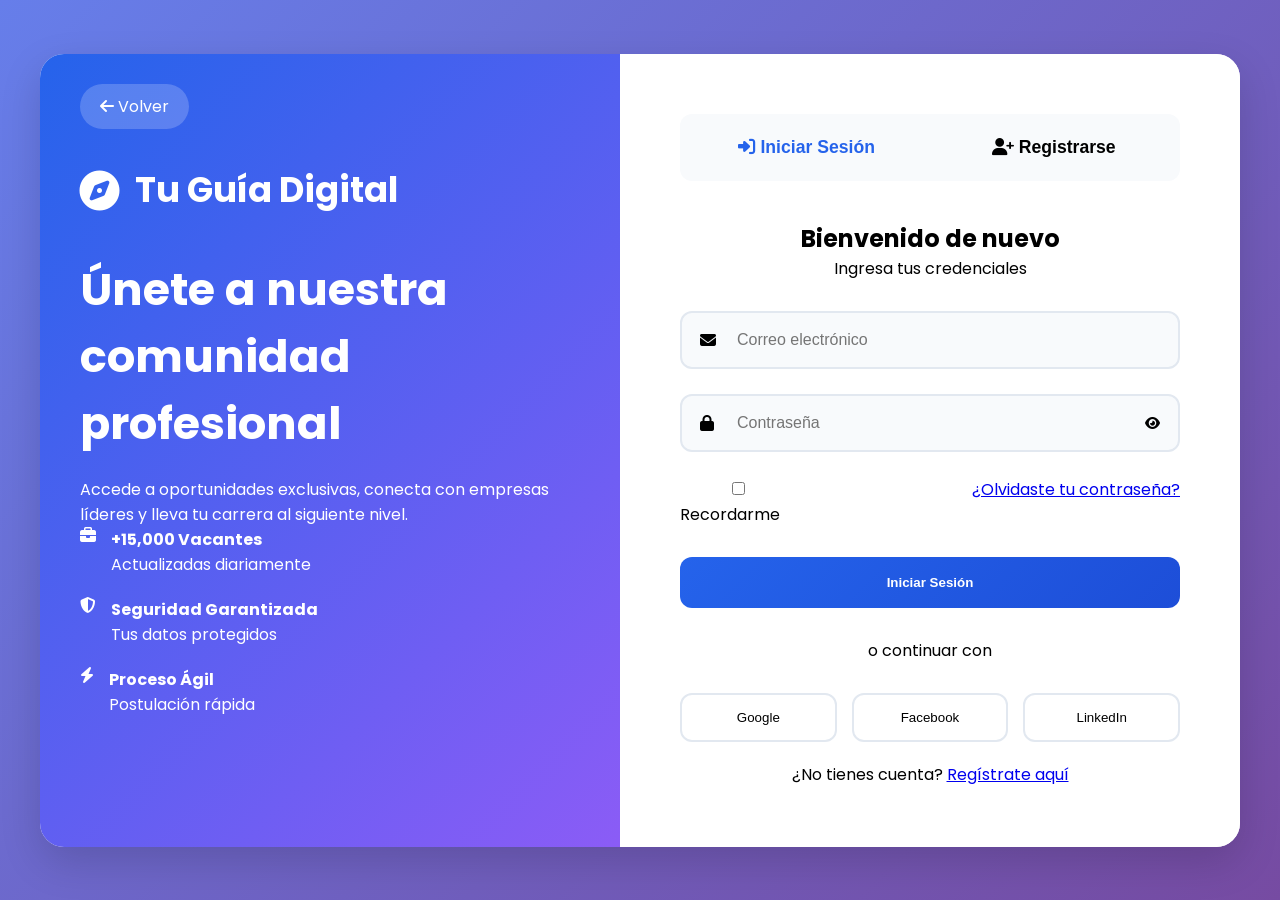
<file: auth.html>
<!DOCTYPE html>
<html lang="es">
<head>
  <meta charset="UTF-8">
  <meta name="viewport" content="width=device-width, initial-scale=1.0">
  <title>Iniciar Sesión | Tu Guía Digital</title>
  <link rel="stylesheet" href="https://cdnjs.cloudflare.com/ajax/libs/font-awesome/6.4.0/css/all.min.css">
  <link href="https://fonts.googleapis.com/css2?family=Poppins:wght@300;400;500;600;700&display=swap" rel="stylesheet">
  <style>
    /* Aquí van todos tus estilos (los mismos que tenías, no los cambio por brevedad) */
    :root {
      --primary: #2563eb;
      --primary-dark: #1d4ed8;
      --primary-light: #60a5fa;
      --secondary: #10b981;
      --accent: #8b5cf6;
      --text: #1f2937;
      --text-light: #6b7280;
      --light: #f8fafc;
      --dark: #1e293b;
      --success: #10b981;
      --warning: #f59e0b;
      --danger: #ef4444;
      --shadow: 0 4px 20px rgba(0, 0, 0, 0.1);
      --shadow-lg: 0 15px 40px rgba(0, 0, 0, 0.15);
      --radius: 12px;
      --transition: all 0.3s cubic-bezier(0.4, 0, 0.2, 1);
    }
    * { margin: 0; padding: 0; box-sizing: border-box; }
    body {
      font-family: 'Poppins', sans-serif;
      background: linear-gradient(135deg, #667eea 0%, #764ba2 100%);
      min-height: 100vh;
      display: flex;
      align-items: center;
      justify-content: center;
      padding: 20px;
    }
    .auth-container {
      width: 100%;
      max-width: 1200px;
      min-height: 700px;
      background: white;
      border-radius: 24px;
      box-shadow: var(--shadow-lg);
      overflow: hidden;
      display: flex;
    }
    .auth-side {
      flex: 1;
      background: linear-gradient(135deg, var(--primary) 0%, var(--accent) 100%);
      color: white;
      padding: 60px 40px;
      display: flex;
      flex-direction: column;
      justify-content: center;
      position: relative;
    }
    .back-home {
      position: absolute;
      top: 30px;
      left: 40px;
      color: white;
      text-decoration: none;
      background: rgba(255,255,255,0.2);
      padding: 10px 20px;
      border-radius: 25px;
    }
    .side-logo {
      display: flex;
      align-items: center;
      gap: 15px;
      margin-bottom: 40px;
    }
    .side-logo i { font-size: 2.5rem; }
    .side-logo h1 { font-size: 2.2rem; }
    .side-title { font-size: 2.8rem; margin-bottom: 20px; }
    .feature { display: flex; gap: 15px; margin-bottom: 20px; }
    .auth-main { flex: 1; padding: 60px; background: white; }
    .auth-tabs {
      display: flex;
      gap: 5px;
      background: #f8fafc;
      padding: 5px;
      border-radius: var(--radius);
      margin-bottom: 40px;
      position: relative;
    }
    .tab-btn {
      flex: 1;
      padding: 18px;
      background: transparent;
      border: none;
      border-radius: 8px;
      font-size: 1.1rem;
      font-weight: 600;
      cursor: pointer;
    }
    .tab-indicator {
      position: absolute;
      top: 5px;
      left: 5px;
      height: calc(100% - 10px);
      background: white;
      border-radius: 8px;
      transition: all 0.3s;
      z-index: 0;
    }
    .tab-btn.active { color: var(--primary); position: relative; z-index: 1; }
    .auth-form { display: none; }
    .auth-form.active { display: block; }
    .form-header { text-align: center; margin-bottom: 30px; }
    .input-group { position: relative; margin-bottom: 25px; }
    .input-icon { position: absolute; left: 20px; top: 50%; transform: translateY(-50%); }
    input, select {
      width: 100%;
      padding: 18px 20px 18px 55px;
      border: 2px solid #e2e8f0;
      border-radius: var(--radius);
      font-size: 1rem;
      background: #f8fafc;
    }
    .password-toggle {
      position: absolute;
      right: 20px;
      top: 50%;
      transform: translateY(-50%);
      background: none;
      border: none;
      cursor: pointer;
    }
    .remember-forgot { display: flex; justify-content: space-between; margin-bottom: 30px; }
    .submit-btn {
      width: 100%;
      padding: 18px;
      background: linear-gradient(135deg, var(--primary), var(--primary-dark));
      color: white;
      border: none;
      border-radius: var(--radius);
      font-weight: 600;
      cursor: pointer;
    }
    .divider { text-align: center; margin: 30px 0; }
    .social-login { display: grid; grid-template-columns: repeat(3,1fr); gap: 15px; }
    .social-btn {
      padding: 15px;
      border: 2px solid #e2e8f0;
      border-radius: var(--radius);
      background: white;
      cursor: pointer;
    }
    .register-form .form-grid { display: grid; grid-template-columns: repeat(2,1fr); gap: 20px; }
    .register-form .full-width { grid-column: span 2; }
    .terms { display: flex; gap: 10px; margin: 20px 0; }
    .success-modal {
      position: fixed;
      top: 0;
      left: 0;
      width: 100%;
      height: 100%;
      background: rgba(0,0,0,0.8);
      display: flex;
      align-items: center;
      justify-content: center;
      visibility: hidden;
      opacity: 0;
      transition: all 0.3s;
      z-index: 1000;
    }
    .success-modal.active { visibility: visible; opacity: 1; }
    .modal-content {
      background: white;
      border-radius: var(--radius);
      padding: 50px;
      text-align: center;
      max-width: 500px;
    }
    @media (max-width: 992px) { .auth-container { flex-direction: column; } .auth-main { padding: 30px; } }
  </style>
</head>
<body>
<div class="auth-container">
  <div class="auth-side">
    <a href="index.html" class="back-home"><i class="fas fa-arrow-left"></i> Volver</a>
    <div class="side-content">
      <div class="side-logo"><i class="fas fa-compass"></i><h1>Tu Guía Digital</h1></div>
      <h2 class="side-title">Únete a nuestra comunidad profesional</h2>
      <p>Accede a oportunidades exclusivas, conecta con empresas líderes y lleva tu carrera al siguiente nivel.</p>
      <div class="side-features">
        <div class="feature"><i class="fas fa-briefcase"></i><div><h4>+15,000 Vacantes</h4><p>Actualizadas diariamente</p></div></div>
        <div class="feature"><i class="fas fa-shield-alt"></i><div><h4>Seguridad Garantizada</h4><p>Tus datos protegidos</p></div></div>
        <div class="feature"><i class="fas fa-bolt"></i><div><h4>Proceso Ágil</h4><p>Postulación rápida</p></div></div>
      </div>
    </div>
  </div>
  <div class="auth-main">
    <div class="auth-tabs">
      <div class="tab-indicator" id="tabIndicator"></div>
      <button class="tab-btn active" data-tab="login"><i class="fas fa-sign-in-alt"></i> Iniciar Sesión</button>
      <button class="tab-btn" data-tab="register"><i class="fas fa-user-plus"></i> Registrarse</button>
      <button class="tab-btn" data-tab="recovery" style="display:none;">Recuperar</button>
    </div>
    <!-- Formulario Login -->
    <form class="auth-form login-form active" id="loginForm">
      <div class="form-header"><h2>Bienvenido de nuevo</h2><p>Ingresa tus credenciales</p></div>
      <div class="input-group"><i class="fas fa-envelope input-icon"></i><input type="email" id="loginEmail" placeholder="Correo electrónico" required></div>
      <div class="input-group"><i class="fas fa-lock input-icon"></i><input type="password" id="loginPassword" placeholder="Contraseña" required><button type="button" class="password-toggle" id="toggleLoginPassword"><i class="fas fa-eye"></i></button></div>
      <div class="remember-forgot"><label><input type="checkbox" id="rememberMe"> Recordarme</label><a href="#" id="showRecovery">¿Olvidaste tu contraseña?</a></div>
      <button type="submit" class="submit-btn" id="loginSubmit">Iniciar Sesión</button>
      <div class="divider"><span>o continuar con</span></div>
      <div class="social-login"><button type="button" class="social-btn google">Google</button><button type="button" class="social-btn facebook">Facebook</button><button type="button" class="social-btn linkedin">LinkedIn</button></div>
      <p style="text-align:center; margin-top:20px;">¿No tienes cuenta? <a href="#" id="showRegister">Regístrate aquí</a></p>
    </form>
    <!-- Formulario Registro -->
    <form class="auth-form register-form" id="registerForm">
      <div class="form-header"><h2>Crear una cuenta</h2><p>Completa el formulario</p></div>
      <div class="form-grid">
        <div class="input-group"><i class="fas fa-user input-icon"></i><input type="text" id="firstName" placeholder="Nombre" required></div>
        <div class="input-group"><i class="fas fa-user input-icon"></i><input type="text" id="lastName" placeholder="Apellido" required></div>
        <div class="full-width input-group"><i class="fas fa-envelope input-icon"></i><input type="email" id="registerEmail" placeholder="Correo electrónico" required></div>
        <div class="input-group"><i class="fas fa-lock input-icon"></i><input type="password" id="registerPassword" placeholder="Contraseña" required><button type="button" class="password-toggle" id="toggleRegisterPassword"><i class="fas fa-eye"></i></button></div>
        <div class="input-group"><i class="fas fa-lock input-icon"></i><input type="password" id="confirmPassword" placeholder="Confirmar contraseña" required><button type="button" class="password-toggle" id="toggleConfirmPassword"><i class="fas fa-eye"></i></button></div>
        <div class="full-width input-group"><i class="fas fa-briefcase input-icon"></i><select id="userType"><option value="">Seleccionar tipo</option><option value="candidato">Busco empleo</option><option value="empresa">Soy empresa</option></select></div>
      </div>
      <div class="terms"><input type="checkbox" id="acceptTerms" required> <label>Acepto términos y condiciones</label></div>
      <button type="submit" class="submit-btn" id="registerSubmit">Crear Cuenta</button>
      <div class="divider"><span>o regístrate con</span></div>
      <div class="social-login"><button type="button" class="social-btn google">Google</button><button type="button" class="social-btn facebook">Facebook</button><button type="button" class="social-btn linkedin">LinkedIn</button></div>
      <p style="text-align:center; margin-top:20px;">¿Ya tienes cuenta? <a href="#" id="showLogin">Inicia sesión aquí</a></p>
    </form>
    <!-- Formulario Recuperación (omitido por brevedad) -->
    <form class="auth-form recovery-form" id="recoveryForm"><div class="form-header"><h2>Recuperar contraseña</h2></div></form>
  </div>
</div>
<div class="success-modal" id="successModal"><div class="modal-content"><i class="fas fa-check-circle" style="font-size:3rem; color:#10b981;"></i><h3 id="modalTitle">Éxito</h3><p id="modalMessage"></p><button id="closeModal">Aceptar</button></div></div>

<script>
// ==================== USUARIOS QUEMADOS ====================
const usuariosIniciales = [
  { id: 1, nombre: "Administrador", email: "admin@example.com", password: "admin123", tipo: "admin" },
  { id: 2, nombre: "Empresa Demo", email: "empresa@example.com", password: "empresa123", tipo: "empresa" },
  { id: 3, nombre: "Candidato Demo", email: "candidato@example.com", password: "candidato123", tipo: "candidato" }
];

function cargarUsuariosIniciales() {
  if (!localStorage.getItem('usuarios')) {
    localStorage.setItem('usuarios', JSON.stringify(usuariosIniciales));
  }
}
cargarUsuariosIniciales();

// ==================== VARIABLES GLOBALES ====================
const tabIndicator = document.getElementById('tabIndicator');
const tabBtns = document.querySelectorAll('.tab-btn');
const forms = document.querySelectorAll('.auth-form');
const recoveryTab = document.querySelector('.tab-btn[data-tab="recovery"]');

function updateTabIndicator(tab) {
  const activeTab = document.querySelector(`.tab-btn[data-tab="${tab}"]`);
  if (!activeTab) return;
  tabIndicator.style.width = `${activeTab.offsetWidth}px`;
  tabIndicator.style.left = `${activeTab.offsetLeft}px`;
  tabBtns.forEach(btn => btn.classList.remove('active'));
  activeTab.classList.add('active');
  forms.forEach(form => form.classList.remove('active'));
  document.getElementById(`${tab}Form`).classList.add('active');
}

tabBtns.forEach(btn => {
  btn.addEventListener('click', () => updateTabIndicator(btn.dataset.tab));
});
document.getElementById('showRegister')?.addEventListener('click', (e) => { e.preventDefault(); updateTabIndicator('register'); });
document.getElementById('showLogin')?.addEventListener('click', (e) => { e.preventDefault(); updateTabIndicator('login'); });
document.getElementById('showRecovery')?.addEventListener('click', (e) => { e.preventDefault(); recoveryTab.style.display = 'flex'; updateTabIndicator('recovery'); });

// ==================== FUNCIONES ÚTILES ====================
function validateEmail(email) { return /^[^\s@]+@[^\s@]+\.[^\s@]+$/.test(email); }
function showError(inputId, msg) {
  const input = document.getElementById(inputId);
  const parent = input.parentElement;
  const oldErr = parent.querySelector('.error-message');
  if (oldErr) oldErr.remove();
  input.classList.add('error');
  const err = document.createElement('div');
  err.className = 'error-message';
  err.style.cssText = 'color:#ef4444;font-size:0.85rem;margin-top:5px;';
  err.innerText = msg;
  parent.appendChild(err);
  setTimeout(() => { input.classList.remove('error'); err.remove(); }, 3000);
}
function showSuccessModal(title, message, redirectUrl = null) {
  document.getElementById('modalTitle').innerText = title;
  document.getElementById('modalMessage').innerText = message;
  document.getElementById('successModal').classList.add('active');
  if (redirectUrl) {
    setTimeout(() => { window.location.href = redirectUrl; }, 1500);
  }
}
document.getElementById('closeModal')?.addEventListener('click', () => {
  document.getElementById('successModal').classList.remove('active');
});

// ==================== LOGIN REAL ====================
document.getElementById('loginForm')?.addEventListener('submit', function(e) {
  e.preventDefault();
  const email = document.getElementById('loginEmail').value.trim();
  const pwd = document.getElementById('loginPassword').value;
  const remember = document.getElementById('rememberMe').checked;

  if (!validateEmail(email)) return showError('loginEmail', 'Email inválido');
  if (pwd.length < 6) return showError('loginPassword', 'Mínimo 6 caracteres');

  const usuarios = JSON.parse(localStorage.getItem('usuarios')) || [];
  const user = usuarios.find(u => u.email === email && u.password === pwd);
  if (!user) {
    alert('Credenciales incorrectas. Usa candidato@example.com / candidato123');
    return;
  }
  localStorage.setItem('usuarioActual', JSON.stringify(user));
  if (remember) {
    localStorage.setItem('user_email', email);
    localStorage.setItem('user_password', pwd);
    localStorage.setItem('remember_me', 'true');
  } else {
    localStorage.removeItem('user_email');
    localStorage.removeItem('user_password');
    localStorage.removeItem('remember_me');
  }
  // Redirige a vacantes.html
  showSuccessModal('¡Bienvenido!', 'Inicio de sesión exitoso. Redirigiendo...', 'vacantes.html');
});

// ==================== REGISTRO REAL ====================
document.getElementById('registerForm')?.addEventListener('submit', function(e) {
  e.preventDefault();
  const firstName = document.getElementById('firstName').value.trim();
  const lastName = document.getElementById('lastName').value.trim();
  const email = document.getElementById('registerEmail').value.trim();
  const pwd = document.getElementById('registerPassword').value;
  const confirm = document.getElementById('confirmPassword').value;
  const userType = document.getElementById('userType').value;
  const accept = document.getElementById('acceptTerms').checked;

  if (!firstName || !lastName) return showError('firstName', 'Nombre requerido');
  if (!validateEmail(email)) return showError('registerEmail', 'Email inválido');
  if (pwd.length < 8) return showError('registerPassword', 'Mínimo 8 caracteres');
  if (!/(?=.*[a-z])(?=.*[A-Z])(?=.*\d)/.test(pwd)) return showError('registerPassword', 'Debe tener mayúscula, minúscula y número');
  if (pwd !== confirm) return showError('confirmPassword', 'No coinciden');
  if (!userType) return showError('userType', 'Selecciona tipo');
  if (!accept) return alert('Acepta los términos');

  const usuarios = JSON.parse(localStorage.getItem('usuarios')) || [];
  if (usuarios.some(u => u.email === email)) return alert('Email ya registrado');

  const nuevo = { id: Date.now(), nombre: `${firstName} ${lastName}`, email, password: pwd, tipo: userType };
  usuarios.push(nuevo);
  localStorage.setItem('usuarios', JSON.stringify(usuarios));
  localStorage.setItem('usuarioActual', JSON.stringify(nuevo));
  localStorage.setItem('user_email', email);
  showSuccessModal('Registro exitoso', 'Cuenta creada. Redirigiendo...', 'vacantes.html');
});

// Recuperación (demo)
document.getElementById('recoveryForm')?.addEventListener('submit', (e) => e.preventDefault());

// Toggle contraseñas
function togglePwd(inputId, btn) {
  const inp = document.getElementById(inputId);
  const icon = btn.querySelector('i');
  if (inp.type === 'password') { inp.type = 'text'; icon.classList.replace('fa-eye','fa-eye-slash'); }
  else { inp.type = 'password'; icon.classList.replace('fa-eye-slash','fa-eye'); }
}
document.getElementById('toggleLoginPassword')?.addEventListener('click', function() { togglePwd('loginPassword', this); });
document.getElementById('toggleRegisterPassword')?.addEventListener('click', function() { togglePwd('registerPassword', this); });
document.getElementById('toggleConfirmPassword')?.addEventListener('click', function() { togglePwd('confirmPassword', this); });

// Social demo
document.querySelectorAll('.social-btn').forEach(btn => btn.addEventListener('click', () => alert('Demo: Integrar con backend real')));
</script>
</body>
</html>
</file>
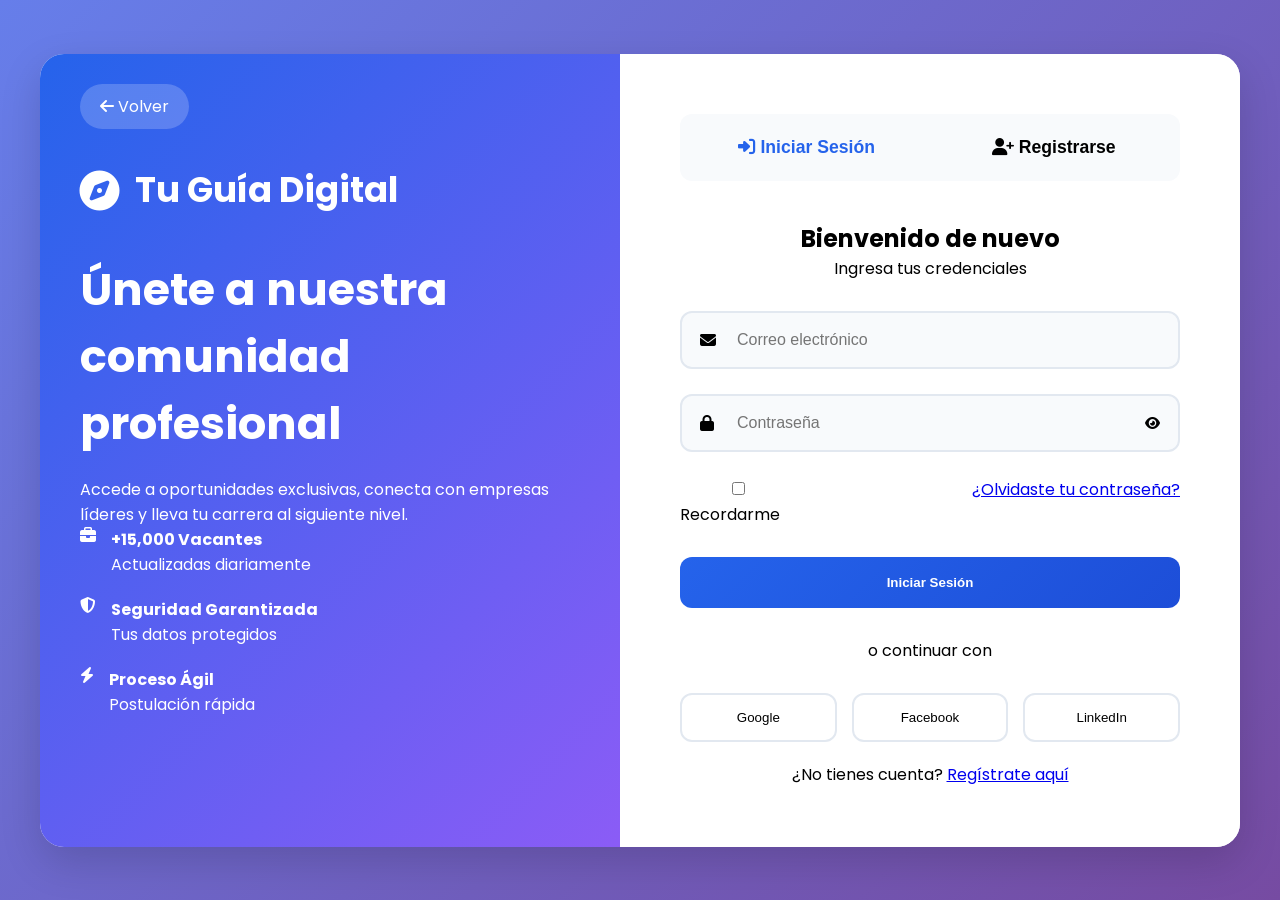
<file: dashboard.html>
<!-- dashboard.html -->
<!DOCTYPE html>
<html>
<head><title>Dashboard</title></head>
<body>
<h1>Bienvenido</h1>
<div id="userInfo"></div>
<script>
    const user = JSON.parse(localStorage.getItem('usuarioActual'));
    if (user) {
        document.getElementById('userInfo').innerHTML = `
            <p>Nombre: ${user.nombre}</p>
            <p>Email: ${user.email}</p>
            <p>Tipo: ${user.tipo}</p>
            <button onclick="localStorage.removeItem('usuarioActual'); location.href='auth.html'">Cerrar sesión</button>
        `;
    } else {
        location.href = 'auth.html';
    }
</script>
</body>
</html>
</file>
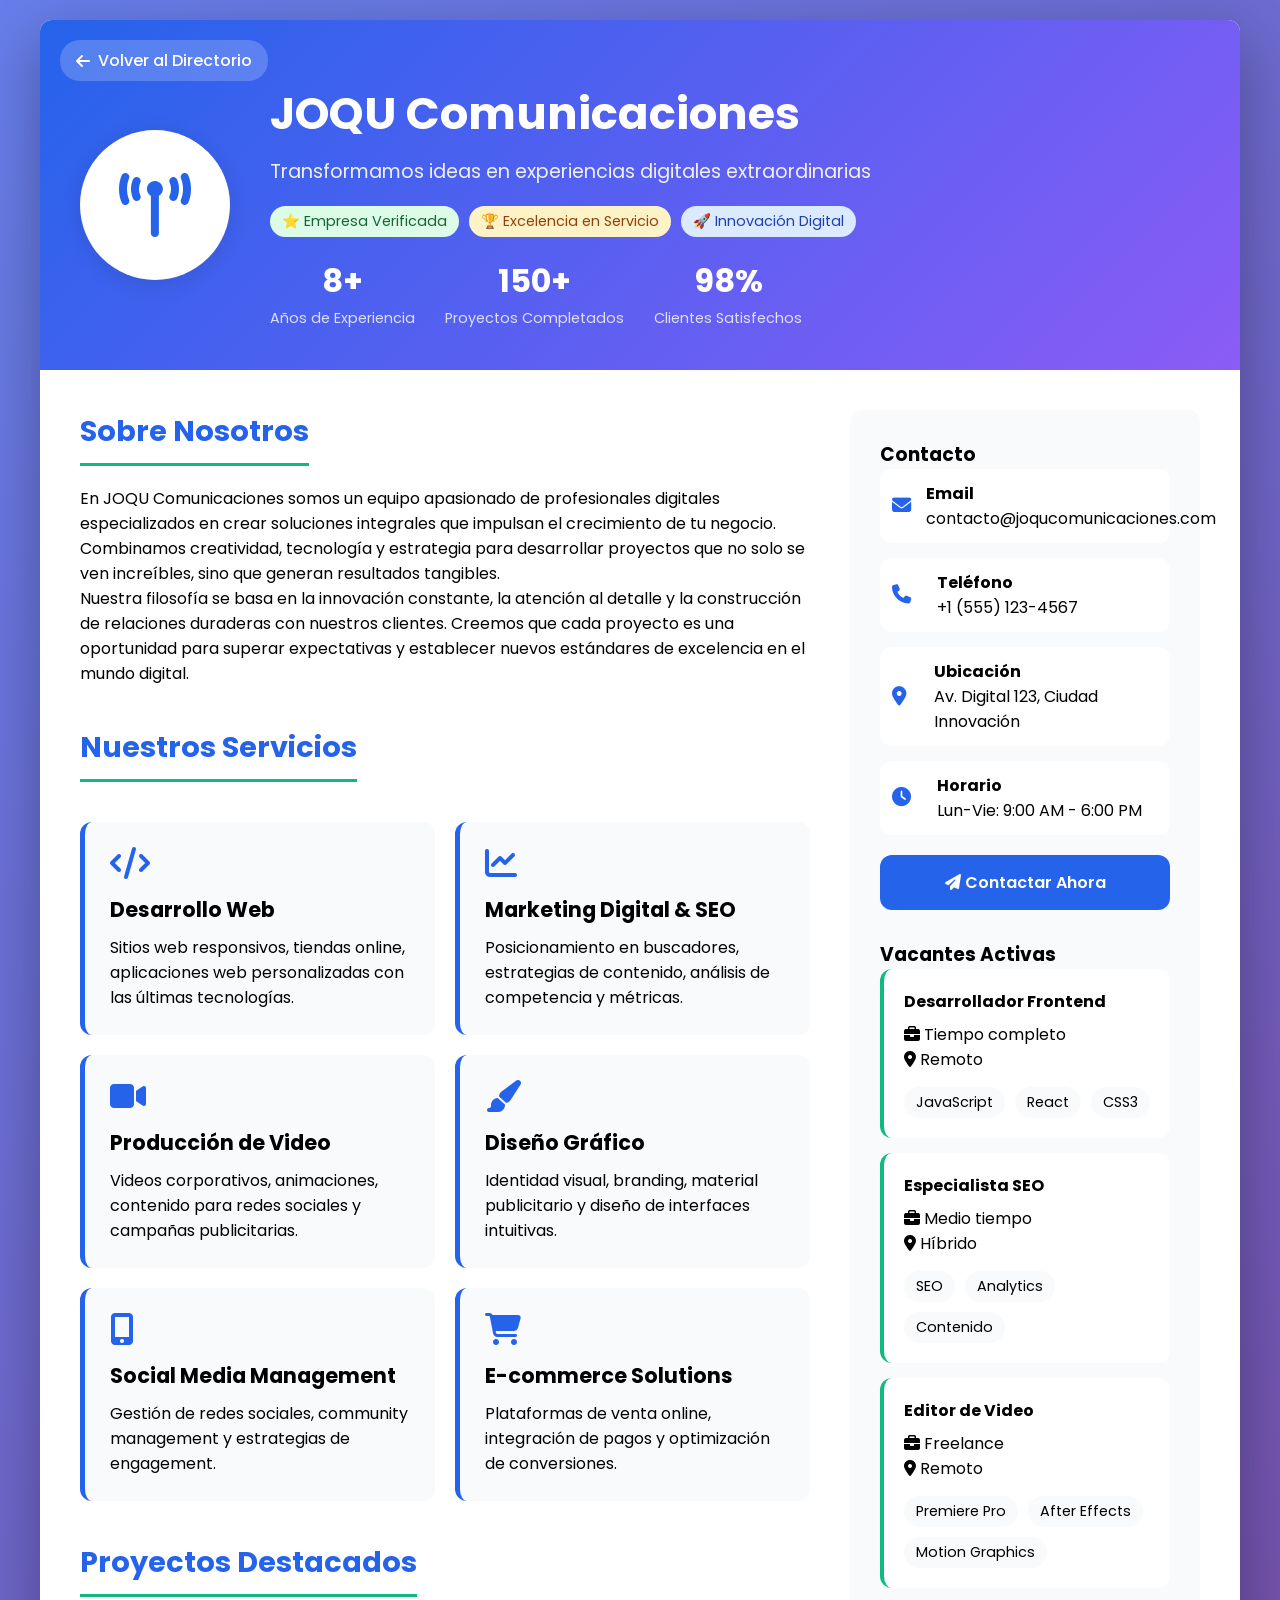
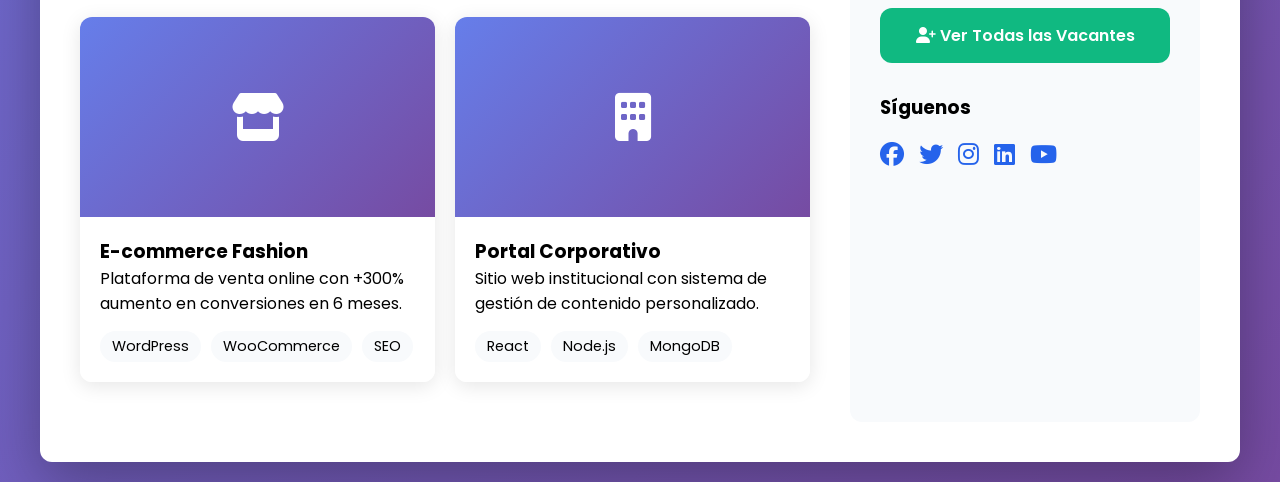
<file: empresa.html>
<!DOCTYPE html>
<html lang="es">
<head>
  <meta charset="UTF-8">
  <meta name="viewport" content="width=device-width, initial-scale=1.0">
  <title>JOQU Comunicaciones | Desarrollo Web & Marketing Digital</title>
  <link rel="stylesheet" href="https://cdnjs.cloudflare.com/ajax/libs/font-awesome/6.4.0/css/all.min.css">
  <link href="https://fonts.googleapis.com/css2?family=Poppins:wght@300;400;500;600;700&display=swap" rel="stylesheet">
  <style>
    :root {
      --primary: #2563eb;
      --primary-dark: #1d4ed8;
      --secondary: #10b981;
      --accent: #8b5cf6;
      --text: #1f2937;
      --light: #f8fafc;
      --dark: #1e293b;
      --shadow: 0 4px 20px rgba(0, 0, 0, 0.1);
      --radius: 12px;
    }
    
    * {
      margin: 0;
      padding: 0;
      box-sizing: border-box;
    }
    
    body {
      font-family: 'Poppins', sans-serif;
      background: linear-gradient(135deg, #667eea 0%, #764ba2 100%);
      min-height: 100vh;
      display: flex;
      justify-content: center;
      align-items: center;
      padding: 20px;
    }
    
    .empresa-container {
      background: white;
      border-radius: var(--radius);
      box-shadow: 0 20px 60px rgba(0, 0, 0, 0.3);
      width: 100%;
      max-width: 1200px;
      overflow: hidden;
    }
    
    .empresa-header {
      background: linear-gradient(135deg, var(--primary) 0%, var(--accent) 100%);
      color: white;
      padding: 60px 40px 40px;
      position: relative;
    }
    
    .back-btn {
      position: absolute;
      top: 20px;
      left: 20px;
      color: white;
      text-decoration: none;
      display: flex;
      align-items: center;
      gap: 8px;
      font-weight: 500;
      background: rgba(255, 255, 255, 0.2);
      padding: 8px 16px;
      border-radius: 20px;
      transition: all 0.3s;
    }
    
    .back-btn:hover {
      background: rgba(255, 255, 255, 0.3);
    }
    
    .empresa-info {
      display: grid;
      grid-template-columns: auto 1fr;
      gap: 40px;
      align-items: center;
    }
    
    .logo-container {
      width: 150px;
      height: 150px;
      background: white;
      border-radius: 50%;
      display: flex;
      align-items: center;
      justify-content: center;
      box-shadow: var(--shadow);
      padding: 20px;
    }
    
    .logo-container i {
      font-size: 4rem;
      color: var(--primary);
    }
    
    .empresa-details h1 {
      font-size: 2.8rem;
      margin-bottom: 10px;
    }
    
    .empresa-details .tagline {
      font-size: 1.2rem;
      opacity: 0.9;
      margin-bottom: 20px;
    }
    
    .empresa-stats {
      display: flex;
      gap: 30px;
      margin-top: 20px;
    }
    
    .stat {
      text-align: center;
    }
    
    .stat-number {
      font-size: 2rem;
      font-weight: 700;
      display: block;
    }
    
    .stat-label {
      font-size: 0.9rem;
      opacity: 0.8;
    }
    
    .empresa-content {
      padding: 40px;
      display: grid;
      grid-template-columns: 1fr 350px;
      gap: 40px;
    }
    
    .section {
      margin-bottom: 40px;
    }
    
    .section h2 {
      color: var(--primary);
      font-size: 1.8rem;
      margin-bottom: 20px;
      padding-bottom: 10px;
      border-bottom: 3px solid var(--secondary);
      display: inline-block;
    }
    
    .servicios-grid {
      display: grid;
      grid-template-columns: repeat(auto-fit, minmax(250px, 1fr));
      gap: 20px;
      margin-top: 20px;
    }
    
    .servicio-card {
      background: var(--light);
      padding: 25px;
      border-radius: var(--radius);
      border-left: 5px solid var(--primary);
      transition: all 0.3s;
    }
    
    .servicio-card:hover {
      transform: translateY(-5px);
      box-shadow: var(--shadow);
    }
    
    .servicio-card i {
      font-size: 2rem;
      color: var(--primary);
      margin-bottom: 15px;
    }
    
    .servicio-card h3 {
      font-size: 1.3rem;
      margin-bottom: 10px;
    }
    
    .proyectos {
      display: grid;
      grid-template-columns: repeat(auto-fit, minmax(300px, 1fr));
      gap: 20px;
    }
    
    .proyecto-card {
      border-radius: var(--radius);
      overflow: hidden;
      box-shadow: var(--shadow);
      transition: all 0.3s;
    }
    
    .proyecto-card:hover {
      transform: translateY(-5px);
    }
    
    .proyecto-img {
      height: 200px;
      background: linear-gradient(135deg, #667eea 0%, #764ba2 100%);
      display: flex;
      align-items: center;
      justify-content: center;
      color: white;
      font-size: 3rem;
    }
    
    .proyecto-info {
      padding: 20px;
      background: white;
    }
    
    .sidebar {
      background: var(--light);
      padding: 30px;
      border-radius: var(--radius);
    }
    
    .contacto-info {
      margin-bottom: 30px;
    }
    
    .contacto-item {
      display: flex;
      align-items: center;
      gap: 15px;
      margin-bottom: 15px;
      padding: 12px;
      background: white;
      border-radius: var(--radius);
    }
    
    .contacto-item i {
      color: var(--primary);
      font-size: 1.2rem;
      width: 30px;
    }
    
    .btn-contacto {
      display: block;
      width: 100%;
      text-align: center;
      background: var(--primary);
      color: white;
      padding: 15px;
      border-radius: var(--radius);
      text-decoration: none;
      font-weight: 600;
      margin-top: 20px;
      transition: all 0.3s;
    }
    
    .btn-contacto:hover {
      background: var(--primary-dark);
      transform: translateY(-3px);
    }
    
    .vacantes-activas {
      margin-top: 30px;
    }
    
    .vacante-card {
      background: white;
      padding: 20px;
      border-radius: var(--radius);
      margin-bottom: 15px;
      border-left: 4px solid var(--secondary);
    }
    
    .vacante-card h4 {
      margin-bottom: 8px;
    }
    
    .etiquetas {
      display: flex;
      gap: 10px;
      margin-top: 15px;
      flex-wrap: wrap;
    }
    
    .etiqueta {
      background: var(--light);
      padding: 5px 12px;
      border-radius: 20px;
      font-size: 0.9rem;
    }
    
    @media (max-width: 992px) {
      .empresa-content {
        grid-template-columns: 1fr;
      }
      
      .empresa-info {
        grid-template-columns: 1fr;
        text-align: center;
      }
      
      .logo-container {
        margin: 0 auto;
      }
      
      .empresa-stats {
        justify-content: center;
      }
    }
    
    @media (max-width: 768px) {
      .empresa-header {
        padding: 40px 20px 30px;
      }
      
      .empresa-content {
        padding: 20px;
      }
      
      .empresa-details h1 {
        font-size: 2.2rem;
      }
    }
  </style>
</head>
<body>
  <div class="empresa-container">
    <!-- Header de la Empresa -->
    <div class="empresa-header">
      <a href="index.html" class="back-btn">
        <i class="fas fa-arrow-left"></i> Volver al Directorio
      </a>
      
      <div class="empresa-info">
        <div class="logo-container">
          <i class="fas fa-broadcast-tower"></i>
        </div>
        
        <div class="empresa-details">
          <h1>JOQU Comunicaciones</h1>
          <p class="tagline">Transformamos ideas en experiencias digitales extraordinarias</p>
          
          <div class="etiquetas">
            <span class="etiqueta" style="background: #dcfce7; color: #166534;">⭐ Empresa Verificada</span>
            <span class="etiqueta" style="background: #fef3c7; color: #92400e;">🏆 Excelencia en Servicio</span>
            <span class="etiqueta" style="background: #dbeafe; color: #1e40af;">🚀 Innovación Digital</span>
          </div>
          
          <div class="empresa-stats">
            <div class="stat">
              <span class="stat-number">8+</span>
              <span class="stat-label">Años de Experiencia</span>
            </div>
            <div class="stat">
              <span class="stat-number">150+</span>
              <span class="stat-label">Proyectos Completados</span>
            </div>
            <div class="stat">
              <span class="stat-number">98%</span>
              <span class="stat-label">Clientes Satisfechos</span>
            </div>
          </div>
        </div>
      </div>
    </div>
    
    <!-- Contenido Principal -->
    <div class="empresa-content">
      <!-- Columna Principal -->
      <div class="main-column">
        <!-- Sobre Nosotros -->
        <div class="section">
          <h2>Sobre Nosotros</h2>
          <p>En JOQU Comunicaciones somos un equipo apasionado de profesionales digitales especializados en crear soluciones integrales que impulsan el crecimiento de tu negocio. Combinamos creatividad, tecnología y estrategia para desarrollar proyectos que no solo se ven increíbles, sino que generan resultados tangibles.</p>
          
          <p>Nuestra filosofía se basa en la innovación constante, la atención al detalle y la construcción de relaciones duraderas con nuestros clientes. Creemos que cada proyecto es una oportunidad para superar expectativas y establecer nuevos estándares de excelencia en el mundo digital.</p>
        </div>
        
        <!-- Nuestros Servicios -->
        <div class="section">
          <h2>Nuestros Servicios</h2>
          <div class="servicios-grid">
            <div class="servicio-card">
              <i class="fas fa-code"></i>
              <h3>Desarrollo Web</h3>
              <p>Sitios web responsivos, tiendas online, aplicaciones web personalizadas con las últimas tecnologías.</p>
            </div>
            
            <div class="servicio-card">
              <i class="fas fa-chart-line"></i>
              <h3>Marketing Digital & SEO</h3>
              <p>Posicionamiento en buscadores, estrategias de contenido, análisis de competencia y métricas.</p>
            </div>
            
            <div class="servicio-card">
              <i class="fas fa-video"></i>
              <h3>Producción de Video</h3>
              <p>Videos corporativos, animaciones, contenido para redes sociales y campañas publicitarias.</p>
            </div>
            
            <div class="servicio-card">
              <i class="fas fa-paint-brush"></i>
              <h3>Diseño Gráfico</h3>
              <p>Identidad visual, branding, material publicitario y diseño de interfaces intuitivas.</p>
            </div>
            
            <div class="servicio-card">
              <i class="fas fa-mobile-alt"></i>
              <h3>Social Media Management</h3>
              <p>Gestión de redes sociales, community management y estrategias de engagement.</p>
            </div>
            
            <div class="servicio-card">
              <i class="fas fa-shopping-cart"></i>
              <h3>E-commerce Solutions</h3>
              <p>Plataformas de venta online, integración de pagos y optimización de conversiones.</p>
            </div>
          </div>
        </div>
        
        <!-- Proyectos Destacados -->
        <div class="section">
          <h2>Proyectos Destacados</h2>
          <div class="proyectos">
            <div class="proyecto-card">
              <div class="proyecto-img">
                <i class="fas fa-store"></i>
              </div>
              <div class="proyecto-info">
                <h3>E-commerce Fashion</h3>
                <p>Plataforma de venta online con +300% aumento en conversiones en 6 meses.</p>
                <div class="etiquetas">
                  <span class="etiqueta">WordPress</span>
                  <span class="etiqueta">WooCommerce</span>
                  <span class="etiqueta">SEO</span>
                </div>
              </div>
            </div>
            
            <div class="proyecto-card">
              <div class="proyecto-img">
                <i class="fas fa-building"></i>
              </div>
              <div class="proyecto-info">
                <h3>Portal Corporativo</h3>
                <p>Sitio web institucional con sistema de gestión de contenido personalizado.</p>
                <div class="etiquetas">
                  <span class="etiqueta">React</span>
                  <span class="etiqueta">Node.js</span>
                  <span class="etiqueta">MongoDB</span>
                </div>
              </div>
            </div>
          </div>
        </div>
      </div>
      
      <!-- Sidebar -->
      <div class="sidebar">
        <!-- Información de Contacto -->
        <div class="contacto-info">
          <h3>Contacto</h3>
          <div class="contacto-item">
            <i class="fas fa-envelope"></i>
            <div>
              <strong>Email</strong>
              <p>contacto@joqucomunicaciones.com</p>
            </div>
          </div>
          
          <div class="contacto-item">
            <i class="fas fa-phone"></i>
            <div>
              <strong>Teléfono</strong>
              <p>+1 (555) 123-4567</p>
            </div>
          </div>
          
          <div class="contacto-item">
            <i class="fas fa-map-marker-alt"></i>
            <div>
              <strong>Ubicación</strong>
              <p>Av. Digital 123, Ciudad Innovación</p>
            </div>
          </div>
          
          <div class="contacto-item">
            <i class="fas fa-clock"></i>
            <div>
              <strong>Horario</strong>
              <p>Lun-Vie: 9:00 AM - 6:00 PM</p>
            </div>
          </div>
          
          <a href="mailto:contacto@joqucomunicaciones.com" class="btn-contacto">
            <i class="fas fa-paper-plane"></i> Contactar Ahora
          </a>
        </div>
        
        <!-- Vacantes Activas -->
        <div class="vacantes-activas">
          <h3>Vacantes Activas</h3>
          
          <div class="vacante-card">
            <h4>Desarrollador Frontend</h4>
            <p><i class="fas fa-briefcase"></i> Tiempo completo</p>
            <p><i class="fas fa-map-marker-alt"></i> Remoto</p>
            <div class="etiquetas">
              <span class="etiqueta">JavaScript</span>
              <span class="etiqueta">React</span>
              <span class="etiqueta">CSS3</span>
            </div>
          </div>
          
          <div class="vacante-card">
            <h4>Especialista SEO</h4>
            <p><i class="fas fa-briefcase"></i> Medio tiempo</p>
            <p><i class="fas fa-map-marker-alt"></i> Híbrido</p>
            <div class="etiquetas">
              <span class="etiqueta">SEO</span>
              <span class="etiqueta">Analytics</span>
              <span class="etiqueta">Contenido</span>
            </div>
          </div>
          
          <div class="vacante-card">
            <h4>Editor de Video</h4>
            <p><i class="fas fa-briefcase"></i> Freelance</p>
            <p><i class="fas fa-map-marker-alt"></i> Remoto</p>
            <div class="etiquetas">
              <span class="etiqueta">Premiere Pro</span>
              <span class="etiqueta">After Effects</span>
              <span class="etiqueta">Motion Graphics</span>
            </div>
          </div>
          
          <a href="#aplicar" class="btn-contacto" style="background: var(--secondary);">
            <i class="fas fa-user-plus"></i> Ver Todas las Vacantes
          </a>
        </div>
        
        <!-- Redes Sociales -->
        <div style="margin-top: 30px;">
          <h3>Síguenos</h3>
          <div style="display: flex; gap: 15px; margin-top: 15px;">
            <a href="#" style="color: var(--primary); font-size: 1.5rem;"><i class="fab fa-facebook"></i></a>
            <a href="#" style="color: var(--primary); font-size: 1.5rem;"><i class="fab fa-twitter"></i></a>
            <a href="#" style="color: var(--primary); font-size: 1.5rem;"><i class="fab fa-instagram"></i></a>
            <a href="#" style="color: var(--primary); font-size: 1.5rem;"><i class="fab fa-linkedin"></i></a>
            <a href="#" style="color: var(--primary); font-size: 1.5rem;"><i class="fab fa-youtube"></i></a>
          </div>
        </div>
      </div>
    </div>
  </div>
</body>
</html>
</file>
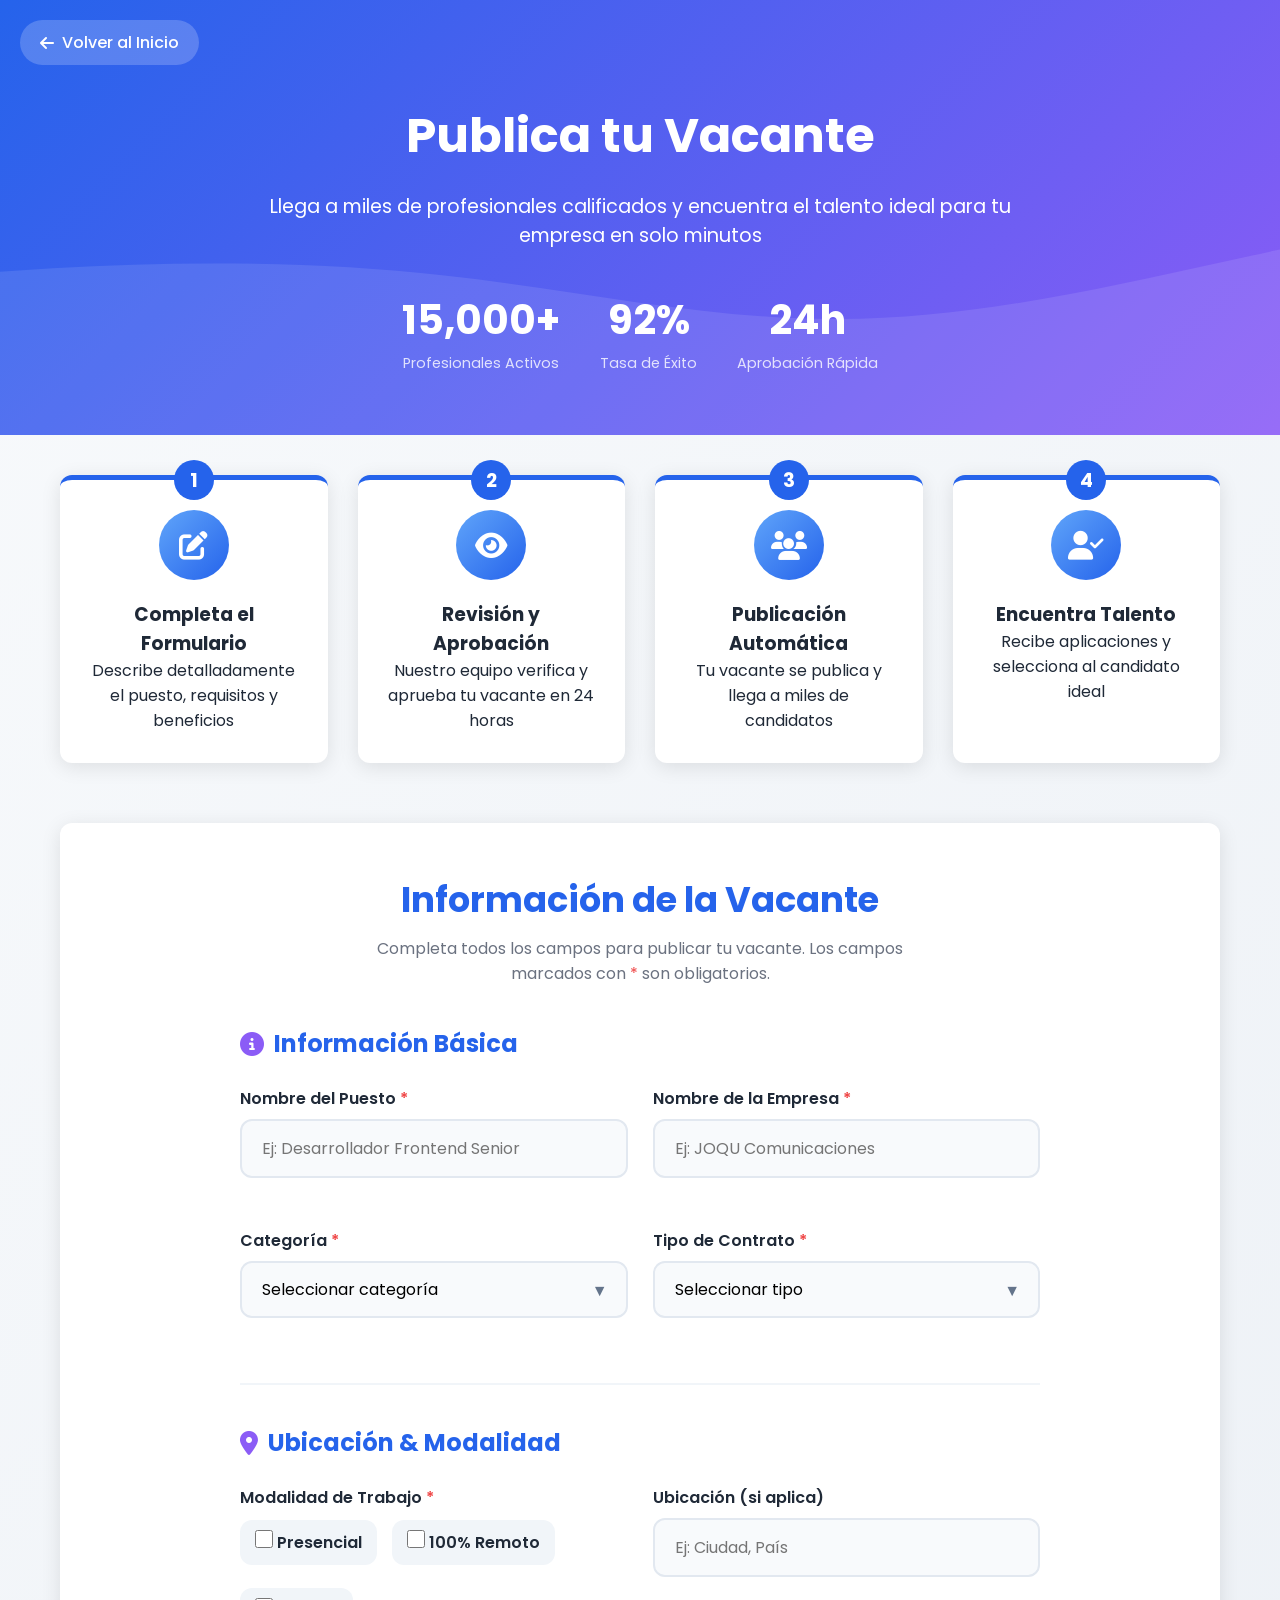
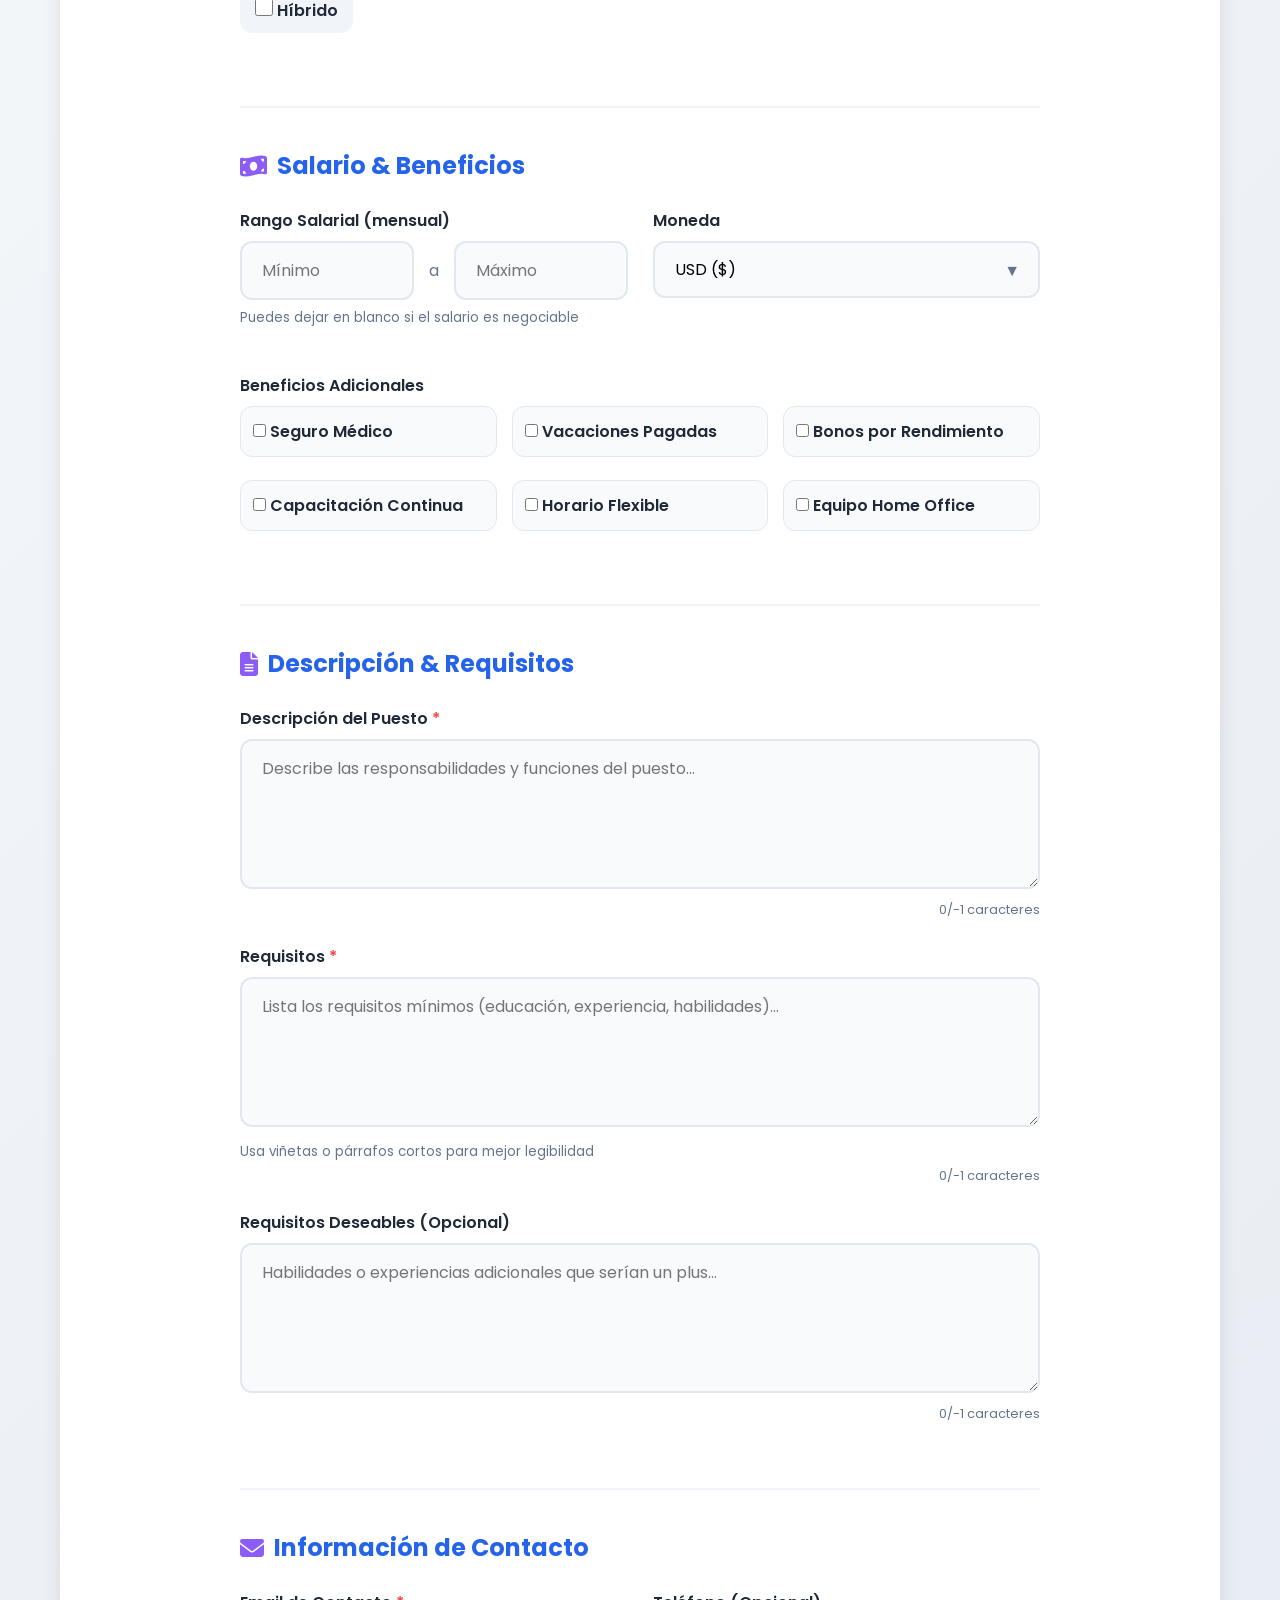
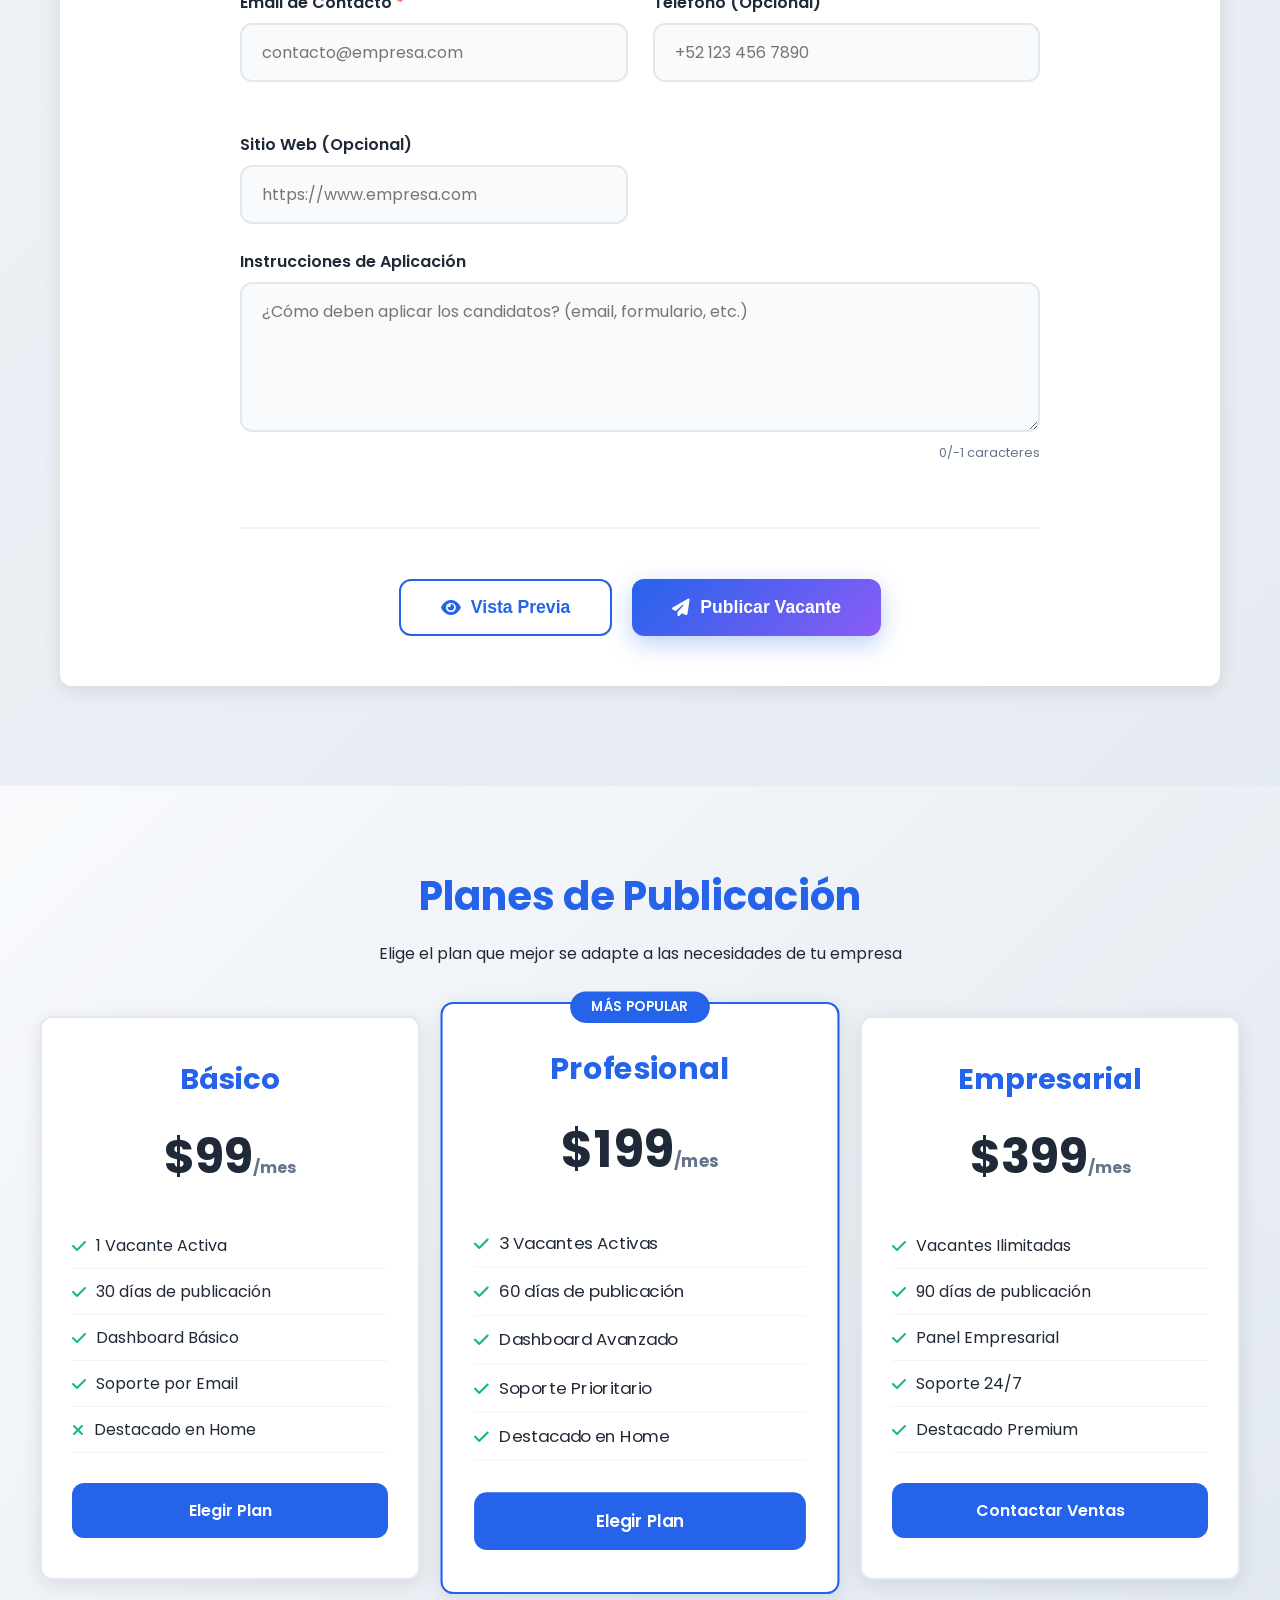
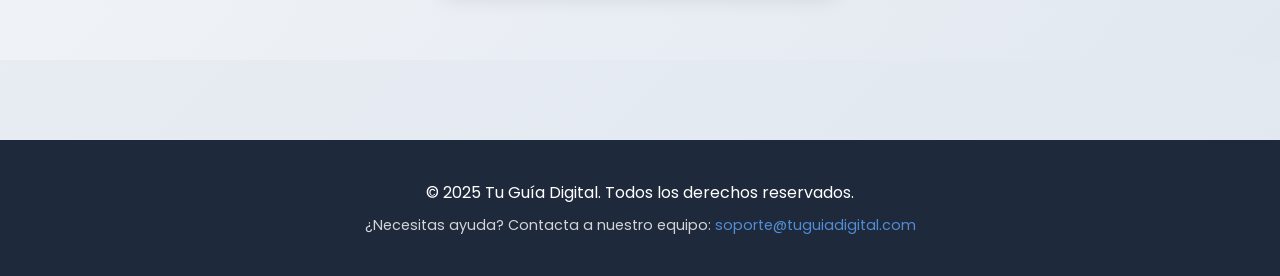
<file: vacante.html>
<!DOCTYPE html>
<html lang="es">
<head>
  <meta charset="UTF-8">
  <meta name="viewport" content="width=device-width, initial-scale=1.0">
  <title>Publicar Vacante | Tu Guía Digital</title>
  <link rel="stylesheet" href="https://cdnjs.cloudflare.com/ajax/libs/font-awesome/6.4.0/css/all.min.css">
  <link href="https://fonts.googleapis.com/css2?family=Poppins:wght@300;400;500;600;700&display=swap" rel="stylesheet">
  <style>
    :root {
      --primary: #2563eb;
      --primary-dark: #1d4ed8;
      --secondary: #10b981;
      --accent: #8b5cf6;
      --text: #1f2937;
      --light: #f8fafc;
      --dark: #1e293b;
      --shadow: 0 4px 20px rgba(0, 0, 0, 0.1);
      --radius: 12px;
      --transition: all 0.3s ease;
    }
    
    * {
      margin: 0;
      padding: 0;
      box-sizing: border-box;
    }
    
    body {
      font-family: 'Poppins', sans-serif;
      background: linear-gradient(135deg, #f8fafc 0%, #e2e8f0 100%);
      color: var(--text);
      min-height: 100vh;
    }
    
    /* Header */
    .vacante-header {
      background: linear-gradient(135deg, var(--primary) 0%, var(--accent) 100%);
      color: white;
      padding: 100px 20px 60px;
      text-align: center;
      position: relative;
      overflow: hidden;
    }
    
    .vacante-header::before {
      content: '';
      position: absolute;
      top: 0;
      left: 0;
      right: 0;
      bottom: 0;
      background: url('data:image/svg+xml,<svg xmlns="http://www.w3.org/2000/svg" viewBox="0 0 1440 320"><path fill="%23ffffff" fill-opacity="0.1" d="M0,224L48,218.7C96,213,192,203,288,197.3C384,192,480,192,576,202.7C672,213,768,235,864,234.7C960,235,1056,213,1152,192C1248,171,1344,149,1392,138.7L1440,128L1440,320L1392,320C1344,320,1248,320,1152,320C1056,320,960,320,864,320C768,320,672,320,576,320C480,320,384,320,288,320C192,320,96,320,48,320L0,320Z"></path></svg>');
      background-size: cover;
      background-position: bottom;
    }
    
    .back-btn {
      position: absolute;
      top: 20px;
      left: 20px;
      color: white;
      text-decoration: none;
      display: flex;
      align-items: center;
      gap: 8px;
      font-weight: 500;
      background: rgba(255, 255, 255, 0.2);
      padding: 10px 20px;
      border-radius: 25px;
      transition: var(--transition);
      z-index: 2;
    }
    
    .back-btn:hover {
      background: rgba(255, 255, 255, 0.3);
      transform: translateX(-5px);
    }
    
    .header-content {
      position: relative;
      z-index: 2;
      max-width: 800px;
      margin: 0 auto;
    }
    
    .vacante-header h1 {
      font-size: 3rem;
      margin-bottom: 20px;
      animation: fadeInUp 0.8s ease;
    }
    
    .vacante-header p {
      font-size: 1.2rem;
      opacity: 0.9;
      margin-bottom: 30px;
      animation: fadeInUp 0.8s ease 0.2s both;
    }
    
    .header-stats {
      display: flex;
      justify-content: center;
      gap: 40px;
      margin-top: 40px;
      animation: fadeInUp 0.8s ease 0.4s both;
    }
    
    .header-stat {
      text-align: center;
    }
    
    .header-stat-number {
      font-size: 2.5rem;
      font-weight: 700;
      display: block;
    }
    
    .header-stat-label {
      font-size: 0.9rem;
      opacity: 0.8;
    }
    
    /* Contenedor Principal */
    .container {
      max-width: 1200px;
      margin: 0 auto;
      padding: 40px 20px;
    }
    
    /* Pasos del Proceso */
    .process-steps {
      display: grid;
      grid-template-columns: repeat(auto-fit, minmax(250px, 1fr));
      gap: 30px;
      margin-bottom: 60px;
    }
    
    .step-card {
      background: white;
      padding: 30px;
      border-radius: var(--radius);
      box-shadow: var(--shadow);
      text-align: center;
      transition: var(--transition);
      position: relative;
      border-top: 5px solid var(--primary);
    }
    
    .step-card:hover {
      transform: translateY(-10px);
      box-shadow: 0 15px 35px rgba(0, 0, 0, 0.15);
    }
    
    .step-number {
      position: absolute;
      top: -20px;
      left: 50%;
      transform: translateX(-50%);
      width: 40px;
      height: 40px;
      background: var(--primary);
      color: white;
      border-radius: 50%;
      display: flex;
      align-items: center;
      justify-content: center;
      font-weight: 700;
      font-size: 1.2rem;
    }
    
    .step-icon {
      width: 70px;
      height: 70px;
      background: linear-gradient(135deg, var(--primary-light, #60a5fa), var(--primary));
      border-radius: 50%;
      display: flex;
      align-items: center;
      justify-content: center;
      margin: 0 auto 20px;
      color: white;
      font-size: 1.8rem;
    }
    
    /* Formulario de Vacante */
    .form-container {
      background: white;
      border-radius: var(--radius);
      box-shadow: var(--shadow);
      padding: 50px;
      margin-top: 40px;
    }
    
    .form-header {
      text-align: center;
      margin-bottom: 40px;
    }
    
    .form-header h2 {
      color: var(--primary);
      font-size: 2.2rem;
      margin-bottom: 10px;
    }
    
    .form-header p {
      color: var(--text-light, #6b7280);
      max-width: 600px;
      margin: 0 auto;
    }
    
    .vacante-form {
      max-width: 800px;
      margin: 0 auto;
    }
    
    .form-section {
      margin-bottom: 40px;
      padding-bottom: 40px;
      border-bottom: 2px solid #f1f5f9;
    }
    
    .form-section:last-of-type {
      border-bottom: none;
    }
    
    .section-title {
      font-size: 1.5rem;
      color: var(--primary);
      margin-bottom: 25px;
      display: flex;
      align-items: center;
      gap: 10px;
    }
    
    .section-title i {
      color: var(--accent);
    }
    
    .form-grid {
      display: grid;
      grid-template-columns: repeat(auto-fit, minmax(300px, 1fr));
      gap: 25px;
    }
    
    .form-group {
      margin-bottom: 25px;
    }
    
    .form-group label {
      display: block;
      margin-bottom: 8px;
      font-weight: 600;
      color: var(--text);
    }
    
    .form-group label .required {
      color: #ef4444;
    }
    
    .form-control {
      width: 100%;
      padding: 15px 20px;
      border: 2px solid #e2e8f0;
      border-radius: var(--radius);
      font-size: 1rem;
      font-family: 'Poppins', sans-serif;
      transition: var(--transition);
      background: #f8fafc;
    }
    
    .form-control:focus {
      outline: none;
      border-color: var(--primary);
      background: white;
      box-shadow: 0 0 0 3px rgba(37, 99, 235, 0.1);
    }
    
    textarea.form-control {
      min-height: 150px;
      resize: vertical;
    }
    
    .select-wrapper {
      position: relative;
    }
    
    .select-wrapper::after {
      content: '▼';
      position: absolute;
      right: 20px;
      top: 50%;
      transform: translateY(-50%);
      color: #64748b;
      pointer-events: none;
    }
    
    select.form-control {
      appearance: none;
      cursor: pointer;
    }
    
    .checkbox-group {
      display: flex;
      flex-wrap: wrap;
      gap: 15px;
      margin-top: 10px;
    }
    
    .checkbox-label {
      display: flex;
      align-items: center;
      gap: 8px;
      cursor: pointer;
      padding: 10px 15px;
      background: #f1f5f9;
      border-radius: var(--radius);
      transition: var(--transition);
    }
    
    .checkbox-label:hover {
      background: #e2e8f0;
    }
    
    .checkbox-label input[type="checkbox"] {
      width: 18px;
      height: 18px;
      accent-color: var(--primary);
    }
    
    .salary-range {
      display: grid;
      grid-template-columns: 1fr auto 1fr;
      gap: 15px;
      align-items: center;
    }
    
    .salary-range span {
      text-align: center;
      color: #64748b;
    }
    
    .benefits-grid {
      display: grid;
      grid-template-columns: repeat(auto-fit, minmax(200px, 1fr));
      gap: 15px;
    }
    
    .benefit-item {
      display: flex;
      align-items: center;
      gap: 10px;
      padding: 12px;
      background: #f8fafc;
      border-radius: var(--radius);
      border: 1px solid #e2e8f0;
    }
    
    .benefit-item input {
      accent-color: var(--primary);
    }
    
    /* Planes de Publicación */
    .pricing-plans {
      background: linear-gradient(135deg, #f8fafc 0%, #e2e8f0 100%);
      padding: 80px 20px;
      margin-top: 60px;
    }
    
    .plans-container {
      max-width: 1200px;
      margin: 0 auto;
    }
    
    .plans-header {
      text-align: center;
      margin-bottom: 50px;
    }
    
    .plans-header h2 {
      font-size: 2.5rem;
      color: var(--primary);
      margin-bottom: 15px;
    }
    
    .plans-grid {
      display: grid;
      grid-template-columns: repeat(auto-fit, minmax(300px, 1fr));
      gap: 30px;
    }
    
    .plan-card {
      background: white;
      border-radius: var(--radius);
      padding: 40px 30px;
      text-align: center;
      box-shadow: var(--shadow);
      transition: var(--transition);
      position: relative;
      border: 2px solid #e2e8f0;
    }
    
    .plan-card.popular {
      border-color: var(--primary);
      transform: scale(1.05);
    }
    
    .plan-card.popular::before {
      content: 'MÁS POPULAR';
      position: absolute;
      top: -12px;
      left: 50%;
      transform: translateX(-50%);
      background: var(--primary);
      color: white;
      padding: 6px 20px;
      border-radius: 20px;
      font-size: 0.8rem;
      font-weight: 600;
    }
    
    .plan-card:hover {
      transform: translateY(-10px);
      box-shadow: 0 20px 40px rgba(0, 0, 0, 0.15);
    }
    
    .plan-name {
      font-size: 1.8rem;
      color: var(--primary);
      margin-bottom: 20px;
    }
    
    .plan-price {
      font-size: 3rem;
      font-weight: 700;
      color: var(--text);
      margin-bottom: 30px;
    }
    
    .plan-price span {
      font-size: 1rem;
      color: #64748b;
    }
    
    .plan-features {
      list-style: none;
      margin-bottom: 30px;
    }
    
    .plan-features li {
      padding: 10px 0;
      border-bottom: 1px solid #f1f5f9;
      display: flex;
      align-items: center;
      gap: 10px;
    }
    
    .plan-features li i {
      color: var(--secondary);
    }
    
    .plan-btn {
      display: block;
      width: 100%;
      padding: 15px;
      background: var(--primary);
      color: white;
      text-decoration: none;
      border-radius: var(--radius);
      font-weight: 600;
      transition: var(--transition);
    }
    
    .plan-btn:hover {
      background: var(--primary-dark);
    }
    
    /* Botones del Formulario */
    .form-actions {
      display: flex;
      justify-content: center;
      gap: 20px;
      margin-top: 50px;
    }
    
    .btn {
      padding: 16px 40px;
      border-radius: var(--radius);
      font-weight: 600;
      text-decoration: none;
      border: none;
      cursor: pointer;
      transition: var(--transition);
      font-size: 1.1rem;
      display: flex;
      align-items: center;
      justify-content: center;
      gap: 10px;
    }
    
    .btn-primary {
      background: linear-gradient(135deg, var(--primary), var(--accent));
      color: white;
      box-shadow: 0 8px 25px rgba(37, 99, 235, 0.3);
    }
    
    .btn-primary:hover {
      transform: translateY(-3px);
      box-shadow: 0 15px 35px rgba(37, 99, 235, 0.4);
    }
    
    .btn-secondary {
      background: white;
      color: var(--primary);
      border: 2px solid var(--primary);
    }
    
    .btn-secondary:hover {
      background: var(--primary);
      color: white;
    }
    
    /* Footer */
    .vacante-footer {
      background: var(--dark);
      color: white;
      text-align: center;
      padding: 40px 20px;
      margin-top: 80px;
    }
    
    /* Animaciones */
    @keyframes fadeInUp {
      from {
        opacity: 0;
        transform: translateY(30px);
      }
      to {
        opacity: 1;
        transform: translateY(0);
      }
    }
    
    /* Responsive */
    @media (max-width: 992px) {
      .vacante-header h1 {
        font-size: 2.5rem;
      }
      
      .form-container {
        padding: 30px;
      }
      
      .plan-card.popular {
        transform: none;
      }
    }
    
    @media (max-width: 768px) {
      .vacante-header h1 {
        font-size: 2rem;
      }
      
      .header-stats {
        flex-direction: column;
        gap: 20px;
      }
      
      .form-grid {
        grid-template-columns: 1fr;
      }
      
      .salary-range {
        grid-template-columns: 1fr;
      }
      
      .salary-range span {
        display: none;
      }
      
      .form-actions {
        flex-direction: column;
      }
      
      .btn {
        width: 100%;
      }
      
      .plans-grid {
        grid-template-columns: 1fr;
      }
    }
  </style>
</head>
<body>
  <!-- Header -->
  <header class="vacante-header">
    <a href="index.html" class="back-btn">
      <i class="fas fa-arrow-left"></i> Volver al Inicio
    </a>
    
    <div class="header-content">
      <h1>Publica tu Vacante</h1>
      <p>Llega a miles de profesionales calificados y encuentra el talento ideal para tu empresa en solo minutos</p>
      
      <div class="header-stats">
        <div class="header-stat">
          <span class="header-stat-number">15,000+</span>
          <span class="header-stat-label">Profesionales Activos</span>
        </div>
        <div class="header-stat">
          <span class="header-stat-number">92%</span>
          <span class="header-stat-label">Tasa de Éxito</span>
        </div>
        <div class="header-stat">
          <span class="header-stat-number">24h</span>
          <span class="header-stat-label">Aprobación Rápida</span>
        </div>
      </div>
    </div>
  </header>

  <!-- Pasos del Proceso -->
  <div class="container">
    <div class="process-steps">
      <div class="step-card">
        <div class="step-number">1</div>
        <div class="step-icon">
          <i class="fas fa-edit"></i>
        </div>
        <h3>Completa el Formulario</h3>
        <p>Describe detalladamente el puesto, requisitos y beneficios</p>
      </div>
      
      <div class="step-card">
        <div class="step-number">2</div>
        <div class="step-icon">
          <i class="fas fa-eye"></i>
        </div>
        <h3>Revisión y Aprobación</h3>
        <p>Nuestro equipo verifica y aprueba tu vacante en 24 horas</p>
      </div>
      
      <div class="step-card">
        <div class="step-number">3</div>
        <div class="step-icon">
          <i class="fas fa-users"></i>
        </div>
        <h3>Publicación Automática</h3>
        <p>Tu vacante se publica y llega a miles de candidatos</p>
      </div>
      
      <div class="step-card">
        <div class="step-number">4</div>
        <div class="step-icon">
          <i class="fas fa-user-check"></i>
        </div>
        <h3>Encuentra Talento</h3>
        <p>Recibe aplicaciones y selecciona al candidato ideal</p>
      </div>
    </div>

    <!-- Formulario de Vacante -->
    <div class="form-container">
      <div class="form-header">
        <h2>Información de la Vacante</h2>
        <p>Completa todos los campos para publicar tu vacante. Los campos marcados con <span style="color: #ef4444;">*</span> son obligatorios.</p>
      </div>
      
      <form class="vacante-form" id="vacanteForm">
        <!-- Información Básica -->
        <div class="form-section">
          <h3 class="section-title"><i class="fas fa-info-circle"></i> Información Básica</h3>
          
          <div class="form-grid">
            <div class="form-group">
              <label for="puesto">Nombre del Puesto <span class="required">*</span></label>
              <input type="text" id="puesto" class="form-control" placeholder="Ej: Desarrollador Frontend Senior" required>
            </div>
            
            <div class="form-group">
              <label for="empresa">Nombre de la Empresa <span class="required">*</span></label>
              <input type="text" id="empresa" class="form-control" placeholder="Ej: JOQU Comunicaciones" required>
            </div>
            
            <div class="form-group">
              <label for="categoria">Categoría <span class="required">*</span></label>
              <div class="select-wrapper">
                <select id="categoria" class="form-control" required>
                  <option value="">Seleccionar categoría</option>
                  <option value="tecnologia">Tecnología & Desarrollo</option>
                  <option value="marketing">Marketing Digital</option>
                  <option value="diseno">Diseño & Creatividad</option>
                  <option value="administrativo">Administrativo</option>
                  <option value="ventas">Ventas & Comercial</option>
                  <option value="otros">Otros</option>
                </select>
              </div>
            </div>
            
            <div class="form-group">
              <label for="tipo-contrato">Tipo de Contrato <span class="required">*</span></label>
              <div class="select-wrapper">
                <select id="tipo-contrato" class="form-control" required>
                  <option value="">Seleccionar tipo</option>
                  <option value="tiempo-completo">Tiempo Completo</option>
                  <option value="medio-tiempo">Medio Tiempo</option>
                  <option value="freelance">Freelance/Proyecto</option>
                  <option value="practicas">Prácticas Profesionales</option>
                  <option value="indeterminado">Indeterminado</option>
                </select>
              </div>
            </div>
          </div>
        </div>

        <!-- Ubicación y Modalidad -->
        <div class="form-section">
          <h3 class="section-title"><i class="fas fa-map-marker-alt"></i> Ubicación & Modalidad</h3>
          
          <div class="form-grid">
            <div class="form-group">
              <label for="modalidad">Modalidad de Trabajo <span class="required">*</span></label>
              <div class="checkbox-group">
                <label class="checkbox-label">
                  <input type="checkbox" name="modalidad" value="presencial"> Presencial
                </label>
                <label class="checkbox-label">
                  <input type="checkbox" name="modalidad" value="remoto"> 100% Remoto
                </label>
                <label class="checkbox-label">
                  <input type="checkbox" name="modalidad" value="hibrido"> Híbrido
                </label>
              </div>
            </div>
            
            <div class="form-group">
              <label for="ubicacion">Ubicación (si aplica)</label>
              <input type="text" id="ubicacion" class="form-control" placeholder="Ej: Ciudad, País">
            </div>
          </div>
        </div>

        <!-- Salario y Beneficios -->
        <div class="form-section">
          <h3 class="section-title"><i class="fas fa-money-bill-wave"></i> Salario & Beneficios</h3>
          
          <div class="form-grid">
            <div class="form-group">
              <label>Rango Salarial (mensual)</label>
              <div class="salary-range">
                <input type="number" id="salario-min" class="form-control" placeholder="Mínimo" min="0">
                <span>a</span>
                <input type="number" id="salario-max" class="form-control" placeholder="Máximo" min="0">
              </div>
              <small style="color: #64748b; display: block; margin-top: 8px;">Puedes dejar en blanco si el salario es negociable</small>
            </div>
            
            <div class="form-group">
              <label>Moneda</label>
              <div class="select-wrapper">
                <select id="moneda" class="form-control">
                  <option value="USD">USD ($)</option>
                  <option value="EUR">EUR (€)</option>
                  <option value="MXN">MXN ($)</option>
                  <option value="otros">Otra Moneda</option>
                </select>
              </div>
            </div>
          </div>
          
          <div class="form-group">
            <label style="margin-top: 20px;">Beneficios Adicionales</label>
            <div class="benefits-grid">
              <label class="benefit-item">
                <input type="checkbox" name="beneficios" value="seguro-medico"> Seguro Médico
              </label>
              <label class="benefit-item">
                <input type="checkbox" name="beneficios" value="vacaciones"> Vacaciones Pagadas
              </label>
              <label class="benefit-item">
                <input type="checkbox" name="beneficios" value="bonos"> Bonos por Rendimiento
              </label>
              <label class="benefit-item">
                <input type="checkbox" name="beneficios" value="capacitacion"> Capacitación Continua
              </label>
              <label class="benefit-item">
                <input type="checkbox" name="beneficios" value="flexibilidad"> Horario Flexible
              </label>
              <label class="benefit-item">
                <input type="checkbox" name="beneficios" value="home-office"> Equipo Home Office
              </label>
            </div>
          </div>
        </div>

        <!-- Descripción y Requisitos -->
        <div class="form-section">
          <h3 class="section-title"><i class="fas fa-file-alt"></i> Descripción & Requisitos</h3>
          
          <div class="form-group">
            <label for="descripcion">Descripción del Puesto <span class="required">*</span></label>
            <textarea id="descripcion" class="form-control" placeholder="Describe las responsabilidades y funciones del puesto..." required></textarea>
          </div>
          
          <div class="form-group">
            <label for="requisitos">Requisitos <span class="required">*</span></label>
            <textarea id="requisitos" class="form-control" placeholder="Lista los requisitos mínimos (educación, experiencia, habilidades)..." required></textarea>
            <small style="color: #64748b; display: block; margin-top: 8px;">Usa viñetas o párrafos cortos para mejor legibilidad</small>
          </div>
          
          <div class="form-group">
            <label for="deseable">Requisitos Deseables (Opcional)</label>
            <textarea id="deseable" class="form-control" placeholder="Habilidades o experiencias adicionales que serían un plus..."></textarea>
          </div>
        </div>

        <!-- Información de Contacto -->
        <div class="form-section">
          <h3 class="section-title"><i class="fas fa-envelope"></i> Información de Contacto</h3>
          
          <div class="form-grid">
            <div class="form-group">
              <label for="email">Email de Contacto <span class="required">*</span></label>
              <input type="email" id="email" class="form-control" placeholder="contacto@empresa.com" required>
            </div>
            
            <div class="form-group">
              <label for="telefono">Teléfono (Opcional)</label>
              <input type="tel" id="telefono" class="form-control" placeholder="+52 123 456 7890">
            </div>
            
            <div class="form-group">
              <label for="web">Sitio Web (Opcional)</label>
              <input type="url" id="web" class="form-control" placeholder="https://www.empresa.com">
            </div>
          </div>
          
          <div class="form-group">
            <label for="instrucciones">Instrucciones de Aplicación</label>
            <textarea id="instrucciones" class="form-control" placeholder="¿Cómo deben aplicar los candidatos? (email, formulario, etc.)"></textarea>
          </div>
        </div>

        <!-- Botones de Envío -->
        <div class="form-actions">
          <button type="button" class="btn btn-secondary" id="btnPreview">
            <i class="fas fa-eye"></i> Vista Previa
          </button>
          <button type="submit" class="btn btn-primary">
            <i class="fas fa-paper-plane"></i> Publicar Vacante
          </button>
        </div>
      </form>
    </div>
  </div>

  <!-- Planes de Publicación -->
  <div class="pricing-plans">
    <div class="plans-container">
      <div class="plans-header">
        <h2>Planes de Publicación</h2>
        <p>Elige el plan que mejor se adapte a las necesidades de tu empresa</p>
      </div>
      
      <div class="plans-grid">
        <div class="plan-card">
          <h3 class="plan-name">Básico</h3>
          <div class="plan-price">$99<span>/mes</span></div>
          <ul class="plan-features">
            <li><i class="fas fa-check"></i> 1 Vacante Activa</li>
            <li><i class="fas fa-check"></i> 30 días de publicación</li>
            <li><i class="fas fa-check"></i> Dashboard Básico</li>
            <li><i class="fas fa-check"></i> Soporte por Email</li>
            <li><i class="fas fa-times"></i> Destacado en Home</li>
          </ul>
          <a href="#" class="plan-btn">Elegir Plan</a>
        </div>
        
        <div class="plan-card popular">
          <h3 class="plan-name">Profesional</h3>
          <div class="plan-price">$199<span>/mes</span></div>
          <ul class="plan-features">
            <li><i class="fas fa-check"></i> 3 Vacantes Activas</li>
            <li><i class="fas fa-check"></i> 60 días de publicación</li>
            <li><i class="fas fa-check"></i> Dashboard Avanzado</li>
            <li><i class="fas fa-check"></i> Soporte Prioritario</li>
            <li><i class="fas fa-check"></i> Destacado en Home</li>
          </ul>
          <a href="#" class="plan-btn">Elegir Plan</a>
        </div>
        
        <div class="plan-card">
          <h3 class="plan-name">Empresarial</h3>
          <div class="plan-price">$399<span>/mes</span></div>
          <ul class="plan-features">
            <li><i class="fas fa-check"></i> Vacantes Ilimitadas</li>
            <li><i class="fas fa-check"></i> 90 días de publicación</li>
            <li><i class="fas fa-check"></i> Panel Empresarial</li>
            <li><i class="fas fa-check"></i> Soporte 24/7</li>
            <li><i class="fas fa-check"></i> Destacado Premium</li>
          </ul>
          <a href="#" class="plan-btn">Contactar Ventas</a>
        </div>
      </div>
    </div>
  </div>

  <!-- Footer -->
  <footer class="vacante-footer">
    <p>© 2025 Tu Guía Digital. Todos los derechos reservados.</p>
    <p style="margin-top: 10px; opacity: 0.8; font-size: 0.9rem;">
      ¿Necesitas ayuda? Contacta a nuestro equipo: 
      <a href="mailto:soporte@tuguiadigital.com" style="color: #60a5fa; text-decoration: none;">
        soporte@tuguiadigital.com
      </a>
    </p>
  </footer>

  <script>
    // Form Validation and Preview
    document.getElementById('vacanteForm').addEventListener('submit', function(e) {
      e.preventDefault();
      
      // Basic validation
      const puesto = document.getElementById('puesto').value;
      const empresa = document.getElementById('empresa').value;
      const categoria = document.getElementById('categoria').value;
      const descripcion = document.getElementById('descripcion').value;
      const email = document.getElementById('email').value;
      
      if (!puesto || !empresa || !categoria || !descripcion || !email) {
        alert('Por favor completa todos los campos obligatorios.');
        return;
      }
      
      // Email validation
      const emailRegex = /^[^\s@]+@[^\s@]+\.[^\s@]+$/;
      if (!emailRegex.test(email)) {
        alert('Por favor ingresa un email válido.');
        return;
      }
      
      // Show success message
      alert('¡Vacante enviada exitosamente! Será revisada por nuestro equipo y publicada en las próximas 24 horas.');
      
      // Reset form
      this.reset();
      
      // Scroll to top
      window.scrollTo({ top: 0, behavior: 'smooth' });
    });
    
    // Preview button functionality
    document.getElementById('btnPreview').addEventListener('click', function() {
      alert('Vista previa de la vacante:\n\n' +
            'Esta funcionalidad mostraría cómo se verá tu vacante publicada.\n\n' +
            'Para ver la vista previa completa, necesitaríamos guardar los datos primero.');
    });
    
    // Auto-fill company name if it's JOQU Comunicaciones
    const empresaInput = document.getElementById('empresa');
    if (!empresaInput.value) {
      // Check URL parameters
      const urlParams = new URLSearchParams(window.location.search);
      const company = urlParams.get('company');
      if (company) {
        empresaInput.value = decodeURIComponent(company);
      }
    }
    
    // Add character counters for textareas
    const textareas = document.querySelectorAll('textarea');
    textareas.forEach(textarea => {
      const counter = document.createElement('div');
      counter.className = 'char-counter';
      counter.style.fontSize = '0.8rem';
      counter.style.color = '#64748b';
      counter.style.textAlign = 'right';
      counter.style.marginTop = '5px';
      counter.textContent = `0/${textarea.maxLength || '∞'} caracteres`;
      
      textarea.parentNode.appendChild(counter);
      
      textarea.addEventListener('input', function() {
        const max = this.maxLength || Infinity;
        const current = this.value.length;
        counter.textContent = `${current}/${max === Infinity ? '∞' : max} caracteres`;
        
        if (max !== Infinity && current > max * 0.9) {
          counter.style.color = '#ef4444';
        } else if (max !== Infinity && current > max * 0.75) {
          counter.style.color = '#f59e0b';
        } else {
          counter.style.color = '#64748b';
        }
      });
    });
    
    // Modalidad checkboxes - allow only one selection
    const modalidadCheckboxes = document.querySelectorAll('input[name="modalidad"]');
    modalidadCheckboxes.forEach(checkbox => {
      checkbox.addEventListener('change', function() {
        if (this.checked) {
          modalidadCheckboxes.forEach(other => {
            if (other !== this) other.checked = false;
          });
        }
      });
    });
  </script>
</body>
</html>
</file>
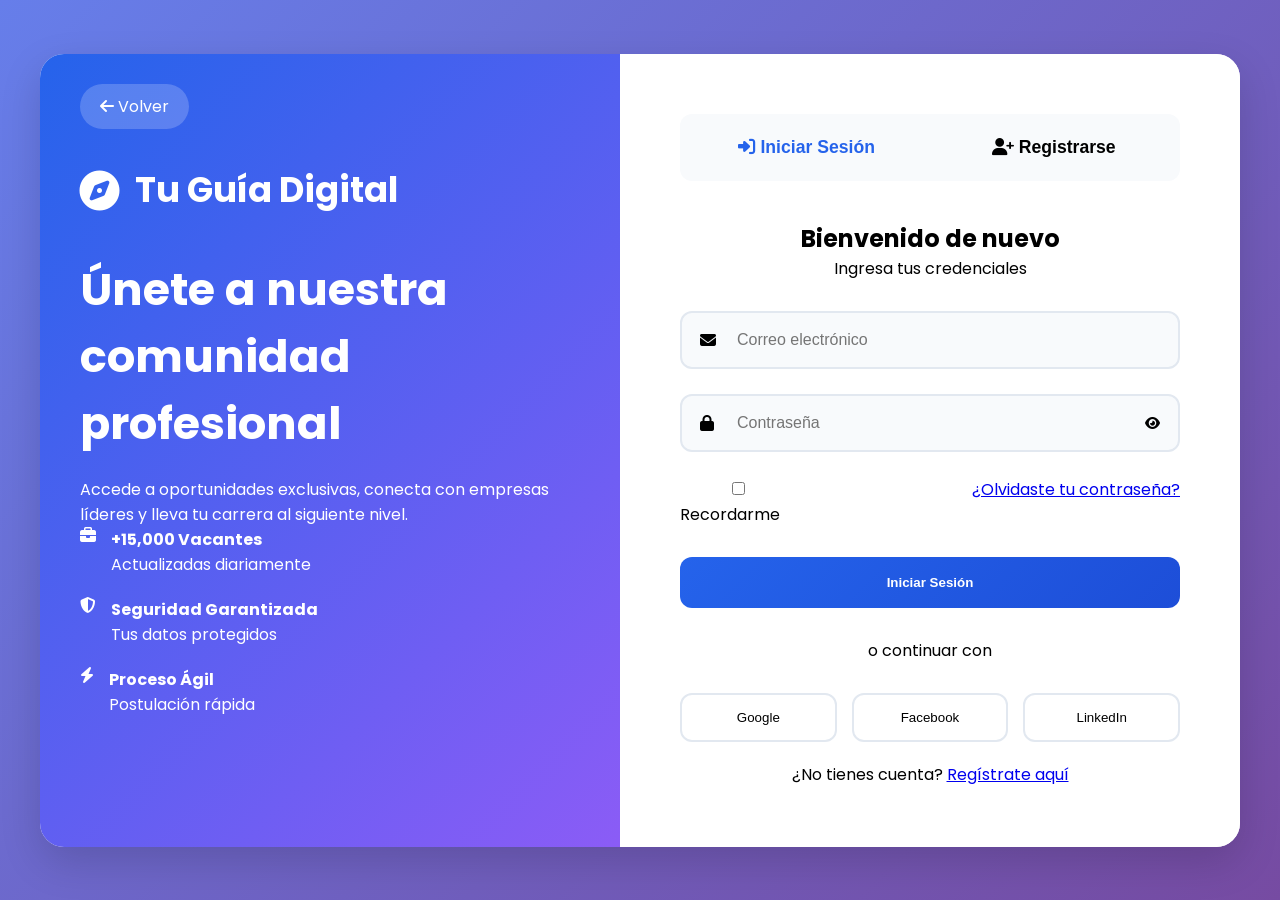
<file: vacantes.html>
<!DOCTYPE html>
<html lang="es">
<head>
    <meta charset="UTF-8">
    <meta name="viewport" content="width=device-width, initial-scale=1.0">
    <title>Vacantes | Tu Guía Digital</title>
    <link rel="stylesheet" href="https://cdnjs.cloudflare.com/ajax/libs/font-awesome/6.4.0/css/all.min.css">
    <link href="https://fonts.googleapis.com/css2?family=Poppins:wght@300;400;500;600;700&display=swap" rel="stylesheet">
    <style>
        * {
            margin: 0;
            padding: 0;
            box-sizing: border-box;
            font-family: 'Poppins', sans-serif;
        }

        body {
            background: #f3f4f6;
            color: #1f2937;
        }

        /* Header */
        .header {
            background: white;
            box-shadow: 0 2px 10px rgba(0,0,0,0.1);
            padding: 1rem 2rem;
            display: flex;
            justify-content: space-between;
            align-items: center;
            position: sticky;
            top: 0;
            z-index: 100;
        }

        .logo {
            font-size: 1.5rem;
            font-weight: 700;
            color: #2563eb;
        }
        .logo i { margin-right: 8px; }

        .user-info {
            display: flex;
            align-items: center;
            gap: 20px;
        }
        .user-name { font-weight: 500; }
        .btn-logout {
            background: #ef4444;
            color: white;
            border: none;
            padding: 8px 16px;
            border-radius: 8px;
            cursor: pointer;
            font-weight: 500;
            transition: all 0.3s;
        }
        .btn-logout:hover { background: #dc2626; }

        /* Contenedor principal */
        .container {
            max-width: 1400px;
            margin: 0 auto;
            padding: 2rem;
            display: grid;
            grid-template-columns: 300px 1fr;
            gap: 2rem;
        }

        /* Panel de perfil (hoja de vida) */
        .profile-panel {
            background: white;
            border-radius: 16px;
            padding: 1.5rem;
            box-shadow: 0 4px 6px rgba(0,0,0,0.05);
            height: fit-content;
            position: sticky;
            top: 90px;
        }
        .profile-panel h2 {
            font-size: 1.3rem;
            margin-bottom: 1rem;
            color: #2563eb;
            border-left: 4px solid #2563eb;
            padding-left: 12px;
        }
        .avatar {
            width: 80px;
            height: 80px;
            background: #e0e7ff;
            border-radius: 50%;
            display: flex;
            align-items: center;
            justify-content: center;
            font-size: 2rem;
            color: #2563eb;
            margin: 0 auto 1rem;
        }
        .profile-field {
            margin-bottom: 1rem;
        }
        .profile-field label {
            font-weight: 600;
            font-size: 0.85rem;
            display: block;
            margin-bottom: 5px;
            color: #4b5563;
        }
        .profile-field input, .profile-field textarea, .profile-field select {
            width: 100%;
            padding: 8px 12px;
            border: 1px solid #d1d5db;
            border-radius: 8px;
            font-size: 0.9rem;
        }
        .profile-field textarea {
            resize: vertical;
            min-height: 60px;
        }
        .btn-save-profile {
            background: #10b981;
            color: white;
            border: none;
            width: 100%;
            padding: 10px;
            border-radius: 8px;
            font-weight: 600;
            cursor: pointer;
            transition: all 0.3s;
            margin-top: 10px;
        }
        .btn-save-profile:hover { background: #059669; }

        /* Lista de vacantes */
        .vacantes-section {
            background: white;
            border-radius: 16px;
            padding: 1.5rem;
            box-shadow: 0 4px 6px rgba(0,0,0,0.05);
        }
        .vacantes-header {
            display: flex;
            justify-content: space-between;
            align-items: center;
            margin-bottom: 1.5rem;
            flex-wrap: wrap;
            gap: 10px;
        }
        .search-box {
            display: flex;
            gap: 10px;
        }
        .search-box input {
            padding: 10px 15px;
            border: 1px solid #d1d5db;
            border-radius: 8px;
            width: 250px;
        }
        .search-box button {
            background: #2563eb;
            color: white;
            border: none;
            padding: 0 20px;
            border-radius: 8px;
            cursor: pointer;
        }
        .vacantes-grid {
            display: grid;
            grid-template-columns: repeat(auto-fill, minmax(320px, 1fr));
            gap: 1.5rem;
        }
        .vacante-card {
            background: #f9fafb;
            border-radius: 12px;
            padding: 1.2rem;
            transition: all 0.3s;
            border: 1px solid #e5e7eb;
        }
        .vacante-card:hover {
            transform: translateY(-4px);
            box-shadow: 0 10px 20px rgba(0,0,0,0.1);
        }
        .vacante-titulo {
            font-size: 1.2rem;
            font-weight: 700;
            margin-bottom: 8px;
        }
        .vacante-empresa {
            color: #2563eb;
            font-weight: 600;
            margin-bottom: 8px;
        }
        .vacante-detalles {
            display: flex;
            gap: 15px;
            font-size: 0.8rem;
            color: #6b7280;
            margin-bottom: 12px;
        }
        .vacante-descripcion {
            font-size: 0.85rem;
            color: #4b5563;
            margin-bottom: 15px;
            line-height: 1.4;
        }
        .btn-postular {
            background: #2563eb;
            color: white;
            border: none;
            padding: 8px 16px;
            border-radius: 8px;
            font-weight: 600;
            cursor: pointer;
            width: 100%;
            transition: all 0.3s;
        }
        .btn-postular:hover { background: #1d4ed8; }
        .btn-postular.postulado {
            background: #9ca3af;
            cursor: not-allowed;
        }

        /* Modal */
        .modal {
            position: fixed;
            top: 0;
            left: 0;
            width: 100%;
            height: 100%;
            background: rgba(0,0,0,0.5);
            display: flex;
            align-items: center;
            justify-content: center;
            z-index: 1000;
            visibility: hidden;
            opacity: 0;
            transition: all 0.3s;
        }
        .modal.active {
            visibility: visible;
            opacity: 1;
        }
        .modal-content {
            background: white;
            border-radius: 20px;
            max-width: 400px;
            width: 90%;
            padding: 2rem;
            text-align: center;
        }
        .modal-content i {
            font-size: 3rem;
            color: #10b981;
            margin-bottom: 1rem;
        }
        .modal-content h3 { margin-bottom: 0.5rem; }
        .modal-content button {
            margin-top: 1.5rem;
            background: #2563eb;
            color: white;
            border: none;
            padding: 8px 24px;
            border-radius: 8px;
            cursor: pointer;
        }

        @media (max-width: 768px) {
            .container { grid-template-columns: 1fr; }
            .profile-panel { position: static; }
        }
    </style>
</head>
<body>
    <header class="header">
        <div class="logo"><i class="fas fa-compass"></i> Tu Guía Digital</div>
        <div class="user-info">
            <span class="user-name" id="userNameDisplay">Cargando...</span>
            <button class="btn-logout" id="logoutBtn"><i class="fas fa-sign-out-alt"></i> Cerrar sesión</button>
        </div>
    </header>

    <div class="container">
        <!-- Panel lateral: Perfil / Hoja de vida -->
        <aside class="profile-panel">
            <h2><i class="fas fa-user-circle"></i> Mi Perfil Profesional</h2>
            <div class="avatar"><i class="fas fa-user"></i></div>
            <div class="profile-field">
                <label>Nombre completo *</label>
                <input type="text" id="fullName" placeholder="Ej: John Doe">
            </div>
            <div class="profile-field">
                <label>Teléfono</label>
                <input type="tel" id="phone" placeholder="Número de contacto">
            </div>
            <div class="profile-field">
                <label>Experiencia laboral *</label>
                <textarea id="experience" placeholder="Describe tu experiencia, últimos empleos..."></textarea>
            </div>
            <div class="profile-field">
                <label>Educación</label>
                <textarea id="education" placeholder="Estudios, cursos..."></textarea>
            </div>
            <div class="profile-field">
                <label>Habilidades *</label>
                <input type="text" id="skills" placeholder="Ej: HTML, CSS, JavaScript, Python">
            </div>
            <div class="profile-field">
                <label>Hoja de vida (link o texto)</label>
                <textarea id="cvLink" placeholder="Link a tu CV o resumen profesional"></textarea>
            </div>
            <button class="btn-save-profile" id="saveProfileBtn"><i class="fas fa-save"></i> Guardar perfil</button>
        </aside>

        <!-- Listado de vacantes -->
        <section class="vacantes-section">
            <div class="vacantes-header">
                <h2><i class="fas fa-briefcase"></i> Oportunidades laborales</h2>
                <div class="search-box">
                    <input type="text" id="searchInput" placeholder="Buscar por título, empresa...">
                    <button id="searchBtn"><i class="fas fa-search"></i></button>
                </div>
            </div>
            <div id="vacantesGrid" class="vacantes-grid">
                <div style="text-align: center; grid-column: 1/-1;">Cargando vacantes...</div>
            </div>
        </section>
    </div>

    <!-- Modal de notificación -->
    <div class="modal" id="notificationModal">
        <div class="modal-content">
            <i class="fas fa-check-circle"></i>
            <h3>¡Solicitud enviada!</h3>
            <p id="modalMessage">Tu postulación ha sido recibida. La empresa evaluará tu perfil.</p>
            <button id="closeModalBtn">Aceptar</button>
        </div>
    </div>

    <script>
        // ========== 1. VERIFICAR SESIÓN ==========
        const usuarioActual = JSON.parse(localStorage.getItem('usuarioActual'));
        if (!usuarioActual) {
            alert('Debes iniciar sesión para acceder a las vacantes.');
            window.location.href = 'auth.html';
        }
        document.getElementById('userNameDisplay').textContent = usuarioActual.nombre || usuarioActual.email;

        // ========== 2. VACANTES QUEMADAS ==========
        const vacantesData = [
            { id: 1, titulo: "Desarrollador Frontend React", empresa: "JOQU Comunicaciones", ubicacion: "Remoto", tipo: "Tiempo completo", salario: "$3.5M - $5M", descripcion: "Buscamos desarrollador con experiencia en React, HTML5, CSS3 y JavaScript. Conocimiento en consumo de APIs.", requisitos: "2+ años de experiencia, portfolio." },
            { id: 2, titulo: "Especialista en Marketing Digital", empresa: "Agencia Creativa XYZ", ubicacion: "Bogotá (Híbrido)", tipo: "Tiempo completo", salario: "$2.8M - $4M", descripcion: "Gestión de campañas en Google Ads, Meta Ads, SEO/SEM, análisis de métricas.", requisitos: "Experiencia comprobada." },
            { id: 3, titulo: "Diseñador UX/UI Senior", empresa: "Innovatech", ubicacion: "Remoto", tipo: "Freelance", salario: "Por proyecto", descripcion: "Diseño de interfaces para aplicaciones web y móviles. Prototipado en Figma.", requisitos: "Portafolio." },
            { id: 4, titulo: "Desarrollador Backend Node.js", empresa: "TechSolutions", ubicacion: "Medellín (Presencial)", tipo: "Tiempo completo", salario: "$4M - $6M", descripcion: "Desarrollo de APIs REST, manejo de bases de datos SQL/NoSQL.", requisitos: "Experiencia con Express, MongoDB." },
            { id: 5, titulo: "Asistente de Recursos Humanos", empresa: "Corporación Saludable", ubicacion: "Cali", tipo: "Medio tiempo", salario: "$1.5M", descripcion: "Apoyo en procesos de selección, gestión de nómina.", requisitos: "Estudiante o recién egresado." },
            { id: 6, titulo: "Community Manager", empresa: "Social Media Pro", ubicacion: "Remoto", tipo: "Tiempo completo", salario: "$2M - $2.5M", descripcion: "Creación de contenido, gestión de redes, atención al cliente.", requisitos: "Experiencia con Meta Business Suite." }
        ];

        let filteredVacantes = [...vacantesData];
        let postulaciones = JSON.parse(localStorage.getItem(`postulaciones_${usuarioActual.id}`)) || [];

        function guardarPostulaciones() {
            localStorage.setItem(`postulaciones_${usuarioActual.id}`, JSON.stringify(postulaciones));
        }

        function renderVacantes() {
            const grid = document.getElementById('vacantesGrid');
            if (!filteredVacantes.length) {
                grid.innerHTML = '<div style="grid-column:1/-1; text-align:center;">No se encontraron vacantes.</div>';
                return;
            }
            grid.innerHTML = filteredVacantes.map(v => {
                const yaPostulo = postulaciones.includes(v.id);
                return `
                    <div class="vacante-card">
                        <div class="vacante-titulo">${v.titulo}</div>
                        <div class="vacante-empresa"><i class="fas fa-building"></i> ${v.empresa}</div>
                        <div class="vacante-detalles">
                            <span><i class="fas fa-map-marker-alt"></i> ${v.ubicacion}</span>
                            <span><i class="fas fa-clock"></i> ${v.tipo}</span>
                            <span><i class="fas fa-dollar-sign"></i> ${v.salario}</span>
                        </div>
                        <div class="vacante-descripcion">${v.descripcion.substring(0, 100)}${v.descripcion.length > 100 ? '...' : ''}</div>
                        <button class="btn-postular ${yaPostulo ? 'postulado' : ''}" data-id="${v.id}" ${yaPostulo ? 'disabled' : ''}>
                            ${yaPostulo ? '✔️ Postulado' : '📩 Postularme'}
                        </button>
                    </div>
                `;
            }).join('');
            // Eventos para botones de postular
            document.querySelectorAll('.btn-postular:not([disabled])').forEach(btn => {
                btn.addEventListener('click', (e) => {
                    const id = parseInt(btn.dataset.id);
                    postularAVacante(id);
                });
            });
        }

        function postularAVacante(vacanteId) {
            // Verificar que el perfil tenga campos obligatorios
            const perfil = JSON.parse(localStorage.getItem(`perfil_${usuarioActual.id}`));
            if (!perfil || !perfil.fullName || !perfil.experience || !perfil.skills) {
                alert('⚠️ Antes de postularte, completa tu perfil profesional (nombre, experiencia, habilidades).');
                return;
            }
            const vacante = vacantesData.find(v => v.id === vacanteId);
            if (!vacante) return;
            if (!postulaciones.includes(vacanteId)) {
                postulaciones.push(vacanteId);
                guardarPostulaciones();
                const msg = `Tu solicitud para "${vacante.titulo}" en ${vacante.empresa} ha sido enviada. La empresa revisará tu perfil.`;
                document.getElementById('modalMessage').innerHTML = msg;
                document.getElementById('notificationModal').classList.add('active');
                renderVacantes();
            }
        }

        // ========== 3. PERFIL / HOJA DE VIDA ==========
        function cargarPerfil() {
            const perfil = JSON.parse(localStorage.getItem(`perfil_${usuarioActual.id}`));
            if (perfil) {
                document.getElementById('fullName').value = perfil.fullName || '';
                document.getElementById('phone').value = perfil.phone || '';
                document.getElementById('experience').value = perfil.experience || '';
                document.getElementById('education').value = perfil.education || '';
                document.getElementById('skills').value = perfil.skills || '';
                document.getElementById('cvLink').value = perfil.cvLink || '';
            } else if (usuarioActual.nombre) {
                document.getElementById('fullName').value = usuarioActual.nombre;
            }
        }

        document.getElementById('saveProfileBtn').addEventListener('click', () => {
            const perfil = {
                fullName: document.getElementById('fullName').value.trim(),
                phone: document.getElementById('phone').value.trim(),
                experience: document.getElementById('experience').value.trim(),
                education: document.getElementById('education').value.trim(),
                skills: document.getElementById('skills').value.trim(),
                cvLink: document.getElementById('cvLink').value.trim(),
                email: usuarioActual.email,
                tipo: usuarioActual.tipo
            };
            if (!perfil.fullName || !perfil.experience || !perfil.skills) {
                alert('El nombre, experiencia y habilidades son obligatorios para postularte.');
                return;
            }
            localStorage.setItem(`perfil_${usuarioActual.id}`, JSON.stringify(perfil));
            alert('✅ Perfil guardado correctamente. Ahora puedes postularte.');
        });

        // ========== 4. BÚSQUEDA ==========
        function filtrarVacantes() {
            const term = document.getElementById('searchInput').value.toLowerCase();
            filteredVacantes = vacantesData.filter(v =>
                v.titulo.toLowerCase().includes(term) ||
                v.empresa.toLowerCase().includes(term) ||
                v.ubicacion.toLowerCase().includes(term) ||
                v.descripcion.toLowerCase().includes(term)
            );
            renderVacantes();
        }
        document.getElementById('searchBtn').addEventListener('click', filtrarVacantes);
        document.getElementById('searchInput').addEventListener('keyup', (e) => { if (e.key === 'Enter') filtrarVacantes(); });

        // ========== 5. MODAL ==========
        document.getElementById('closeModalBtn').addEventListener('click', () => {
            document.getElementById('notificationModal').classList.remove('active');
        });

        // ========== 6. CERRAR SESIÓN ==========
        document.getElementById('logoutBtn').addEventListener('click', () => {
            localStorage.removeItem('usuarioActual');
            window.location.href = 'auth.html';
        });

        // ========== INICIALIZAR ==========
        function init() {
            cargarPerfil();
            renderVacantes();
        }
        init();
    </script>
</body>
</html>
</file>
